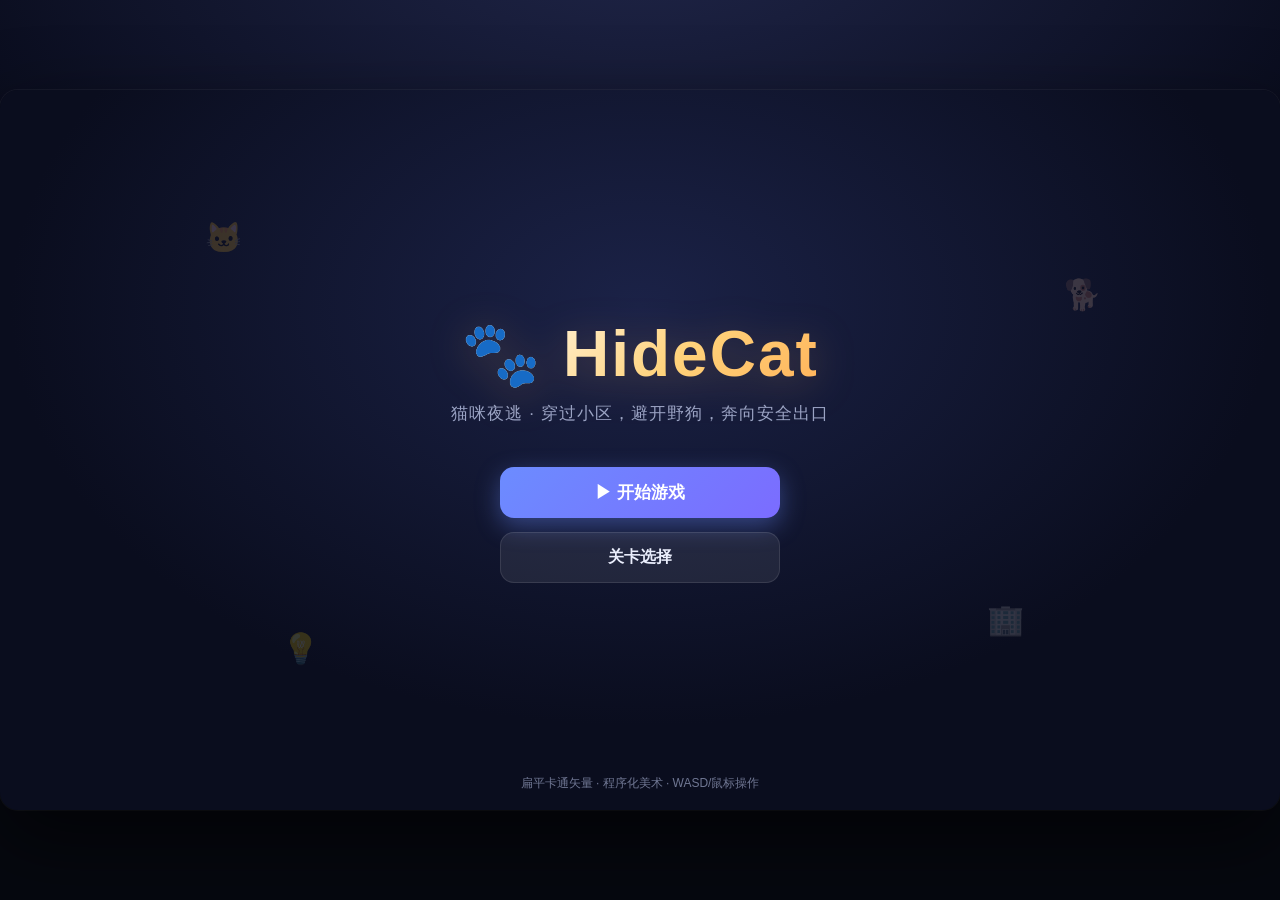
<file: index.html>
<!DOCTYPE html>
<html lang="zh-CN">
<head>
<meta charset="UTF-8">
<meta name="viewport" content="width=device-width, initial-scale=1.0">
<title>HideCat · 猫咪夜逃</title>
<style>
    :root{
        --ink:#0d1022; --panel:rgba(16,20,40,.82); --edge:rgba(255,255,255,.10);
        --primary:#6c8cff; --primary2:#8aa0ff; --gold:#ffcc4d; --safe:#5fd98a; --danger:#ff5d5d;
        --text:#eaeefc; --muted:#9aa3c4;
        --font: -apple-system,BlinkMacSystemFont,'Segoe UI','PingFang SC','Microsoft YaHei',sans-serif;
    }
    *{margin:0;padding:0;box-sizing:border-box}
    html,body{height:100%}
    body{
        display:flex;justify-content:center;align-items:center;min-height:100vh;
        background:radial-gradient(1200px 700px at 50% -10%, #20264a 0%, #0a0d1e 60%, #06080f 100%);
        font-family:var(--font);color:var(--text);overflow:hidden;
    }
    #gameContainer{
        position:relative;width:1280px;height:720px;max-width:100vw;max-height:100vh;
        background:#080a16;border-radius:18px;overflow:hidden;
        box-shadow:0 30px 80px rgba(0,0,0,.6),0 0 0 1px rgba(255,255,255,.05);
    }
    #gameCanvas{display:block;width:100%;height:100%;cursor:crosshair}

    /* ---------- 通用面板/按钮 ---------- */
    .btn-primary,.btn-ghost,.menu-btn{
        font-family:var(--font);font-weight:700;cursor:pointer;border:none;border-radius:14px;
        transition:transform .15s ease,box-shadow .15s ease,background .15s ease;
    }
    .btn-primary{
        padding:14px 30px;font-size:17px;color:#fff;
        background:linear-gradient(135deg,var(--primary) 0%,#7b6cff 100%);
        box-shadow:0 8px 24px rgba(108,140,255,.4);
    }
    .btn-primary:hover{transform:translateY(-2px)}
    .btn-primary:active{transform:translateY(0)}
    .btn-ghost{
        padding:14px 26px;font-size:16px;color:var(--text);
        background:rgba(255,255,255,.08);border:1px solid var(--edge);
    }
    .btn-ghost:hover{background:rgba(255,255,255,.16)}

    /* ---------- 主菜单 ---------- */
    .screen{
        position:absolute;inset:0;z-index:50;display:flex;flex-direction:column;
        justify-content:center;align-items:center;
        background:radial-gradient(900px 600px at 50% 30%, #1b2247 0%, #0a0d1e 70%);
    }
    .screen.hidden{display:none}
    .logo{font-size:64px;font-weight:800;letter-spacing:2px;
        background:linear-gradient(135deg,#fff 0%,#ffd27a 60%,#ffb35a 100%);
        -webkit-background-clip:text;background-clip:text;-webkit-text-fill-color:transparent;
        filter:drop-shadow(0 6px 20px rgba(255,180,90,.25));
    }
    .logo .paw{-webkit-text-fill-color:initial}
    .tagline{color:var(--muted);font-size:17px;margin-top:10px;letter-spacing:1px}
    .menu-actions{margin-top:42px;display:flex;flex-direction:column;gap:14px;width:280px}
    .menu-actions .btn-primary,.menu-actions .btn-ghost{width:100%;text-align:center}
    .credits{position:absolute;bottom:18px;color:var(--muted);font-size:12px;opacity:.7}
    .floaty{position:absolute;font-size:30px;opacity:.18;animation:floaty 7s ease-in-out infinite}
    @keyframes floaty{0%,100%{transform:translateY(0)}50%{transform:translateY(-16px)}}

    /* ---------- 关卡选择 ---------- */
    .ls-title{font-size:34px;font-weight:800;margin-bottom:6px}
    .ls-sub{color:var(--muted);margin-bottom:28px}
    .level-grid{display:grid;grid-template-columns:repeat(5,1fr);gap:16px;max-width:920px;padding:0 20px}
    .level-card{
        position:relative;background:linear-gradient(160deg,rgba(255,255,255,.08),rgba(255,255,255,.03));
        border:1px solid var(--edge);border-radius:16px;padding:18px 14px;cursor:pointer;text-align:center;
        transition:transform .18s ease,border-color .18s ease,box-shadow .18s ease;overflow:hidden;
    }
    .level-card:hover{transform:translateY(-6px);border-color:var(--primary);box-shadow:0 16px 40px rgba(108,140,255,.28)}
    .level-card .num{font-size:13px;color:var(--gold);font-weight:800;letter-spacing:1px}
    .level-card .lname{font-size:18px;font-weight:800;margin:8px 0}
    .level-card .diff{font-size:12px;color:var(--muted)}
    .level-card .pip{display:inline-block;width:7px;height:7px;border-radius:50%;background:#3a4166;margin:0 2px}
    .level-card .pip.on{background:var(--danger)}
    .level-thumb{height:54px;border-radius:10px;margin-bottom:10px;border:1px solid var(--edge)}

    /* ---------- HUD ---------- */
    .menu-btn{
        position:absolute;top:16px;left:16px;z-index:30;padding:10px 16px;font-size:14px;color:var(--text);
        background:var(--panel);border:1px solid var(--edge);backdrop-filter:blur(8px);
    }
    .menu-btn:hover{background:rgba(255,255,255,.16)}
    .hud{position:absolute;top:62px;left:16px;z-index:20;display:flex;flex-direction:column;gap:10px}
    .hud-item{display:flex;align-items:center;gap:10px;background:var(--panel);border:1px solid var(--edge);
        border-radius:14px;padding:7px 12px;backdrop-filter:blur(8px);width:max-content}
    .hud .icon{font-size:16px}
    .bar{width:170px;height:14px;border-radius:8px;background:rgba(0,0,0,.35);padding:2px;overflow:hidden}
    .bar > span{display:block;height:10px;border-radius:6px;transition:width .25s ease}
    .health > span{background:linear-gradient(90deg,#ff6b6b,#ff9a8b)}
    .stamina > span{background:linear-gradient(90deg,#51cf66,#8ce99a)}
    .objective{font-size:13px;font-weight:700}
    .tag{font-size:12px;font-weight:700;color:var(--gold)}

    .minimap{position:absolute;top:16px;right:16px;width:170px;height:170px;z-index:20;
        background:var(--panel);border:1px solid var(--edge);border-radius:16px;padding:10px;
        backdrop-filter:blur(8px);display:none}
    .minimap.show{display:block}
    #minimapCanvas{width:150px;height:150px;border-radius:8px}
    .minimap .mm-label{position:absolute;bottom:6px;left:0;right:0;text-align:center;font-size:10px;color:var(--muted)}

    .warning,.safe-tag{position:absolute;left:50%;transform:translateX(-50%);z-index:25;
        padding:9px 20px;border-radius:20px;font-weight:800;font-size:14px;display:none}
    .warning{top:84px;background:rgba(255,93,93,.95);color:#fff;box-shadow:0 6px 20px rgba(255,93,93,.5);
        animation:shake .5s infinite}
    .warning.show{display:block}
    .safe-tag{top:84px;background:rgba(95,217,138,.95);color:#06210f;box-shadow:0 6px 20px rgba(95,217,138,.4)}
    .safe-tag.show{display:block}
    @keyframes shake{0%,100%{transform:translateX(-50%)}25%{transform:translateX(-52%)}75%{transform:translateX(-48%)}}

    .controls{position:absolute;bottom:14px;left:50%;transform:translateX(-50%);z-index:20;
        color:var(--muted);font-size:12px;background:var(--panel);border:1px solid var(--edge);
        padding:7px 16px;border-radius:16px;backdrop-filter:blur(8px)}

    /* ---------- 结算 ---------- */
    .overlay{position:absolute;inset:0;z-index:60;display:none;justify-content:center;align-items:center;
        background:rgba(4,6,14,.78);backdrop-filter:blur(4px)}
    .overlay.show{display:flex;animation:fadeIn .3s ease}
    @keyframes fadeIn{from{opacity:0}to{opacity:1}}
    .overlay-card{text-align:center;background:linear-gradient(160deg,rgba(28,34,66,.95),rgba(14,18,38,.95));
        border:1px solid var(--edge);border-radius:22px;padding:42px 48px;box-shadow:0 30px 80px rgba(0,0,0,.6);
        animation:pop .3s ease}
    @keyframes pop{from{transform:scale(.9)}to{transform:scale(1)}}
    .overlay-card h2{font-size:40px;margin-bottom:12px}
    .overlay-card p{color:var(--muted);font-size:16px;margin-bottom:28px}
    .overlay-card #gameOverButtons{display:flex;gap:14px;justify-content:center}
    .overlay.win .overlay-card{box-shadow:0 0 0 1px rgba(95,217,138,.4),0 30px 80px rgba(0,0,0,.6)}
    .overlay.lose .overlay-card{box-shadow:0 0 0 1px rgba(255,93,93,.35),0 30px 80px rgba(0,0,0,.6)}
</style>
</head>
<body>
<div id="gameContainer">

    <canvas id="gameCanvas" width="1280" height="720"></canvas>

    <!-- 游戏内菜单按钮 -->
    <button class="menu-btn" onclick="returnToMenu()">☰ 菜单</button>

    <!-- HUD -->
    <div class="hud">
        <div class="hud-item"><span class="icon">❤️</span><div class="bar health"><span id="healthFill" style="width:100%"></span></div></div>
        <div class="hud-item"><span class="icon">⚡</span><div class="bar stamina"><span id="staminaFill" style="width:100%"></span></div></div>
        <div class="hud-item"><span class="icon">🎯</span><span class="objective" id="objective">🐱 猫咪　距出口 —</span></div>
        <div class="hud-item"><span class="tag" id="levelTag">第 1 关</span></div>
    </div>

    <div class="minimap"><canvas id="minimapCanvas" width="150" height="150"></canvas><div class="mm-label">小地图 · M 键开关</div></div>

    <div class="warning" id="warning">⚠️ 危险！野狗正在追击！</div>
    <div class="safe-tag" id="safeTag">💡 安全区 · 野狗不会靠近</div>

    <div class="controls">点击地面移动 · WASD/方向键 · Shift 奔跑 · Tab 切换猫/狗 · M 小地图 · ESC 菜单</div>

    <!-- 结算 -->
    <div class="overlay" id="gameOver">
        <div class="overlay-card">
            <h2 id="gameOverTitle">游戏结束</h2>
            <p id="gameOverMessage">再试一次吧！</p>
            <div id="gameOverButtons"></div>
        </div>
    </div>

    <!-- 主菜单 -->
    <div class="screen" id="mainMenu">
        <div class="floaty" style="top:18%;left:16%">🐱</div>
        <div class="floaty" style="top:26%;right:14%;animation-delay:1.5s">🐕</div>
        <div class="floaty" style="bottom:20%;left:22%;animation-delay:3s">💡</div>
        <div class="floaty" style="bottom:24%;right:20%;animation-delay:2s">🏢</div>
        <h1 class="logo"><span class="paw">🐾</span> HideCat</h1>
        <div class="tagline">猫咪夜逃 · 穿过小区，避开野狗，奔向安全出口</div>
        <div class="menu-actions">
            <button class="btn-primary" onclick="startLevel(1)">▶ 开始游戏</button>
            <button class="btn-ghost" onclick="openLevelSelect()">关卡选择</button>
        </div>
        <div class="credits">扁平卡通矢量 · 程序化美术 · WASD/鼠标操作</div>
    </div>

    <!-- 关卡选择 -->
    <div class="screen hidden" id="levelSelect">
        <button class="menu-btn" style="position:absolute" onclick="backToMainMenu()">← 返回</button>
        <div class="ls-title">选择关卡</div>
        <div class="ls-sub">难度逐关递增：灯光更少、野狗更多</div>
        <div class="level-grid" id="levelGrid"></div>
    </div>

</div>

<script src="js/art.js"></script>
<script src="js/world.js"></script>
<script src="js/entities.js"></script>
<script src="js/ui.js"></script>
<script src="js/main.js"></script>
<script>
    // 动态生成关卡卡片
    (function(){
        const grid = document.getElementById('levelGrid');
        const thumbs = [
            'linear-gradient(160deg,#3a4a86,#222a52)',
            'linear-gradient(160deg,#3a6f5c,#244a3f)',
            'linear-gradient(160deg,#5a4a86,#2e2552)',
            'linear-gradient(160deg,#86684a,#523f25)',
            'linear-gradient(160deg,#2a2f52,#12162c)'
        ];
        Object.keys(HC.LEVELS).forEach((k,i)=>{
            const lv = HC.LEVELS[k];
            const pips = [1,2,3,4,5].map(n=>`<span class="pip ${n<=Number(k)?'on':''}"></span>`).join('');
            const card = document.createElement('div');
            card.className='level-card';
            card.onclick=()=>startLevel(Number(k));
            card.innerHTML =
                `<div class="level-thumb" style="background:${thumbs[i]}"></div>`+
                `<div class="num">第 ${k} 关</div>`+
                `<div class="lname">${lv.name}</div>`+
                `<div class="diff">${pips}</div>`;
            grid.appendChild(card);
        });
    })();
</script>
</body>
</html>
</file>
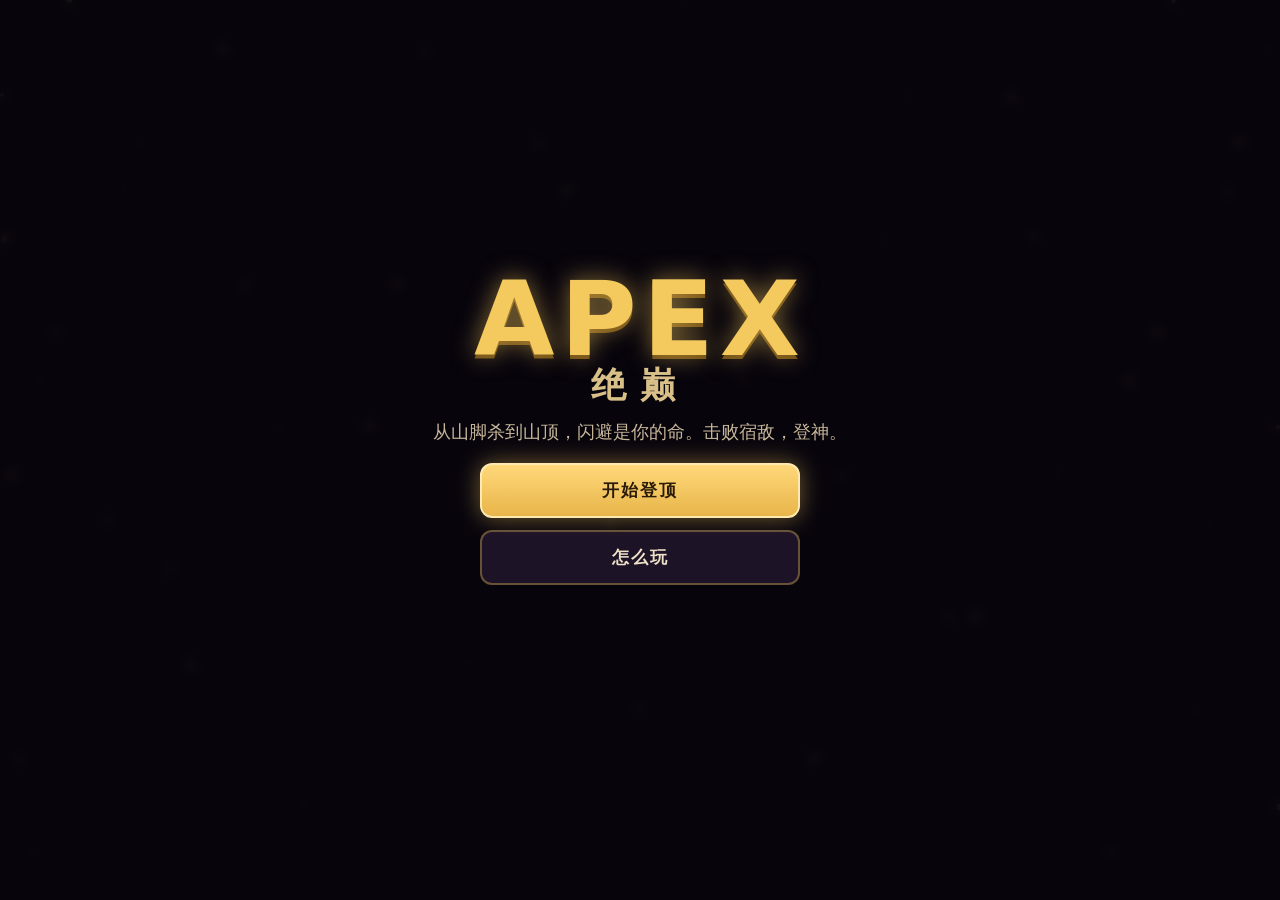
<file: apex/index.html>
<!DOCTYPE html>
<html lang="zh-CN">
<head>
<meta charset="UTF-8">
<meta name="viewport" content="width=device-width, initial-scale=1.0, maximum-scale=1.0, user-scalable=no, viewport-fit=cover">
<meta name="theme-color" content="#0a0710">
<title>APEX · 绝巅</title>
<link rel="stylesheet" href="style.css">
</head>
<body>
<div id="root">
  <canvas id="game"></canvas>

  <!-- HUD -->
  <div id="hud" class="hidden">
    <div id="hp-wrap"><div id="hp-fill"></div><span id="hp-text"></span></div>
    <div id="hud-top">
      <span id="stage-label">山脚</span>
      <span id="room-timer">0:00</span>
      <span id="dash-pips"></span>
    </div>
    <div id="rival-bar-wrap" class="hidden"><span id="rival-name">宿敌</span><div id="rival-bar"><div id="rival-fill"></div></div></div>
    <button id="pause-btn" aria-label="暂停">❚❚</button>
    <!-- touch controls -->
    <div id="touch-dash" class="touch-btn hidden">闪</div>
  </div>

  <!-- Main menu -->
  <div id="menu" class="overlay">
    <h1 class="logo">APEX<span>绝巅</span></h1>
    <p class="tagline">从山脚杀到山顶，闪避是你的命。击败宿敌，登神。</p>
    <div class="buttons">
      <button id="play-btn" class="btn primary">开始登顶</button>
      <button id="how-btn" class="btn">怎么玩</button>
    </div>
    <div id="best-line"></div>
  </div>

  <!-- Blessing choose -->
  <div id="bless" class="overlay hidden">
    <h2 class="bl-title">✦ 祝福</h2>
    <p class="bl-sub">三选一，永久叠加</p>
    <div id="bless-cards"></div>
  </div>

  <!-- Pause -->
  <div id="pause" class="overlay hidden">
    <h2>已暂停</h2>
    <div id="pause-build"></div>
    <div class="buttons">
      <button id="resume-btn" class="btn primary">继续</button>
      <button id="quit-btn" class="btn">退出到菜单</button>
    </div>
  </div>

  <!-- Game over -->
  <div id="over" class="overlay hidden">
    <h2 id="over-title">登顶失败</h2>
    <div id="over-stats"></div>
    <div class="buttons">
      <button id="retry-btn" class="btn primary">再来一次</button>
      <button id="menu-btn" class="btn">菜单</button>
    </div>
  </div>

  <!-- How to play -->
  <div id="howto" class="overlay hidden">
    <h2>怎么玩</h2>
    <ul class="howlist">
      <li><b>移动</b>：WASD / 方向键（手机：左侧拖动）</li>
      <li><b>攻击</b>：鼠标左键朝准星方向挥砍（手机：自动朝最近敌人）</li>
      <li><b>冲刺闪避</b>：空格 / 右键（手机：右下「闪」键）——冲刺瞬间无敌，穿过攻击！</li>
      <li>清光房间 → 出口开启 → 站上传送门上一层</li>
      <li>每层之间<b>三选一祝福</b>，越叠越强</li>
      <li>中途被打倒不会死，原地复活；<b>只有山顶决斗会真死</b></li>
      <li>山顶有<b>缩圈风暴</b>，逼你正面击杀宿敌</li>
    </ul>
    <button id="howto-back" class="btn">返回</button>
  </div>
</div>

<script src="js/audio.js"></script>
<script src="js/input.js"></script>
<script src="js/game.js"></script>
</body>
</html>
</file>
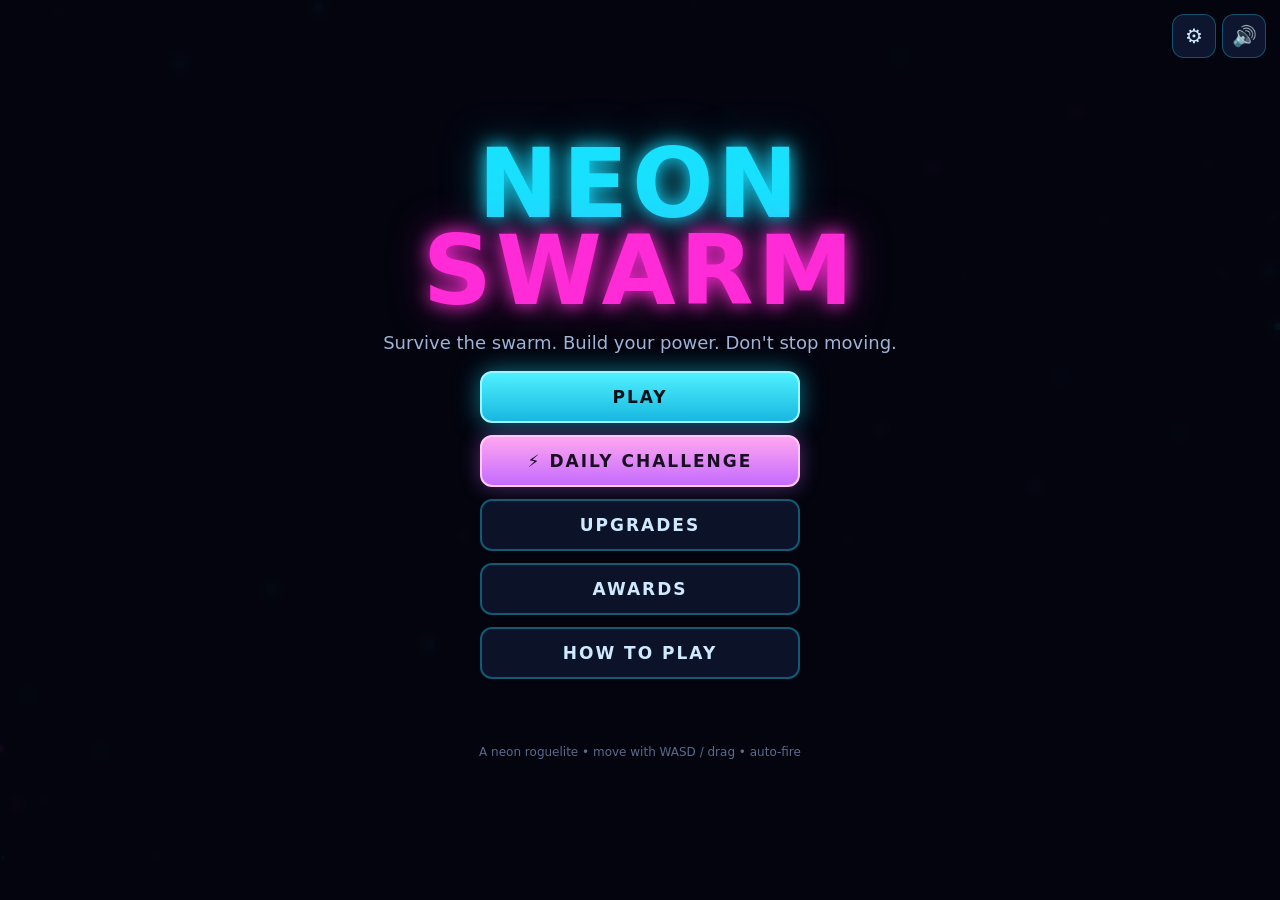
<file: neon-swarm/index.html>
<!DOCTYPE html>
<html lang="en">
<head>
<meta charset="UTF-8">
<meta name="viewport" content="width=device-width, initial-scale=1.0, maximum-scale=1.0, user-scalable=no, viewport-fit=cover">
<meta name="theme-color" content="#05060f">
<meta name="description" content="NEON SWARM - a fast, addictive survivors-style roguelite. Dodge the swarm, level up, build a deadly weapon combo and survive the night.">
<meta name="apple-mobile-web-app-capable" content="yes">
<meta name="apple-mobile-web-app-status-bar-style" content="black-translucent">
<meta property="og:title" content="NEON SWARM">
<meta property="og:description" content="Survive the swarm. Build your power. A neon survivors-style roguelite — instant play, no download.">
<meta property="og:type" content="website">
<title>NEON SWARM — neon survivors roguelite</title>
<link rel="manifest" href="manifest.json">
<link rel="icon" href="data:image/svg+xml,%3Csvg xmlns='http://www.w3.org/2000/svg' viewBox='0 0 64 64'%3E%3Crect width='64' height='64' rx='12' fill='%2305060f'/%3E%3Cpolygon points='32,12 46,52 32,42 18,52' fill='%2318e0ff'/%3E%3C/svg%3E">
<link rel="stylesheet" href="style.css">
</head>
<body>
<div id="game-root">
  <canvas id="game"></canvas>

  <!-- In-game HUD -->
  <div id="hud" class="hidden">
    <div id="hud-top">
      <div id="xp-bar"><div id="xp-fill"></div><span id="level-label">LV 1</span></div>
      <div id="hud-stats">
        <span id="timer">00:00</span>
        <span id="score">0</span>
        <span id="kills">☠ 0</span>
        <span id="coins">◈ 0</span>
      </div>
    </div>
    <div id="hp-wrap"><div id="hp-fill"></div><span id="hp-text"></span></div>
    <button id="pause-btn" aria-label="Pause">❚❚</button>
  </div>

  <!-- Main menu -->
  <div id="menu" class="overlay">
    <h1 class="logo">NEON<span>SWARM</span></h1>
    <p class="tagline">Survive the swarm. Build your power. Don't stop moving.</p>
    <div class="menu-buttons">
      <button id="play-btn" class="btn primary">PLAY</button>
      <button id="daily-btn" class="btn daily">⚡ DAILY CHALLENGE</button>
      <button id="upgrades-btn" class="btn">UPGRADES</button>
      <button id="awards-btn" class="btn">AWARDS</button>
      <button id="how-btn" class="btn">HOW TO PLAY</button>
    </div>
    <div id="best-line"></div>
    <p class="credit">A neon roguelite • move with WASD / drag • auto-fire</p>
    <button id="mute-btn" class="icon-btn" aria-label="Toggle sound">🔊</button>
    <button id="settings-btn" class="icon-btn" style="right:64px" aria-label="Settings">⚙</button>
  </div>

  <!-- Settings -->
  <div id="settings" class="overlay hidden">
    <h2>SETTINGS</h2>
    <div class="settings-list">
      <label class="set-row"><span>Music</span><input id="set-music" type="range" min="0" max="100" value="100"></label>
      <label class="set-row"><span>Sound FX</span><input id="set-sfx" type="range" min="0" max="100" value="100"></label>
      <label class="set-row"><span>Screen shake</span><input id="set-shake" type="checkbox" checked></label>
      <label class="set-row"><span>Damage numbers</span><input id="set-dmg" type="checkbox" checked></label>
      <label class="set-row"><span>Low quality (faster)</span><input id="set-lowq" type="checkbox"></label>
    </div>
    <button id="set-reset" class="btn small" style="border-color:var(--bad);color:var(--bad)">RESET ALL PROGRESS</button>
    <button id="settings-back" class="btn">BACK</button>
  </div>

  <!-- Character select -->
  <div id="charselect" class="overlay hidden">
    <h2>CHOOSE PILOT</h2>
    <div id="diff-row">
      <span>DIFFICULTY</span>
      <button id="diff-prev" class="diff-arrow">‹</button>
      <span id="diff-name">NORMAL</span>
      <button id="diff-next" class="diff-arrow">›</button>
      <span id="diff-mult">1.0× score</span>
    </div>
    <div id="char-grid"></div>
    <button id="char-back" class="btn">BACK</button>
  </div>

  <!-- Level up -->
  <div id="levelup" class="overlay hidden">
    <h2 class="lu-title">LEVEL UP</h2>
    <div id="lu-cards"></div>
    <div id="lu-actions">
      <button id="lu-reroll" class="btn small">↻ Reroll (<span id="reroll-count">0</span>)</button>
      <span id="banish-hint">🚫 Banish: <span id="banish-count">0</span></span>
    </div>
  </div>

  <!-- Pause -->
  <div id="pause" class="overlay hidden">
    <h2>PAUSED</h2>
    <div id="pause-build"></div>
    <div class="menu-buttons">
      <button id="resume-btn" class="btn primary">RESUME</button>
      <button id="restart-btn" class="btn">RESTART</button>
      <button id="quit-btn" class="btn">QUIT</button>
    </div>
  </div>

  <!-- Game over -->
  <div id="gameover" class="overlay hidden">
    <h2 id="go-title">YOU DIED</h2>
    <div id="go-stats"></div>
    <div class="menu-buttons">
      <button id="continue-btn" class="btn revive hidden">↺ CONTINUE <small>(watch ad)</small></button>
      <button id="retry-btn" class="btn primary">RETRY</button>
      <button id="share-btn" class="btn small">↗ SHARE SCORE</button>
      <button id="menu-btn" class="btn">MENU</button>
    </div>
  </div>

  <!-- Upgrades shop -->
  <div id="shop" class="overlay hidden">
    <h2>META UPGRADES</h2>
    <div id="shop-coins"></div>
    <div id="shop-grid"></div>
    <button id="shop-back" class="btn">BACK</button>
  </div>

  <!-- Daily challenge -->
  <div id="daily" class="overlay hidden">
    <h2>DAILY CHALLENGE</h2>
    <div id="daily-date"></div>
    <div id="daily-card">
      <div id="daily-pilot"></div>
      <div id="daily-mods"></div>
    </div>
    <div id="daily-best"></div>
    <button id="daily-play" class="btn primary">START CHALLENGE</button>
    <button id="daily-back" class="btn">BACK</button>
  </div>

  <!-- Achievements -->
  <div id="awards" class="overlay hidden">
    <h2>AWARDS</h2>
    <div id="awards-scores"></div>
    <div id="awards-progress"></div>
    <div id="awards-grid"></div>
    <button id="awards-back" class="btn">BACK</button>
  </div>

  <!-- How to play -->
  <div id="howto" class="overlay hidden">
    <h2>HOW TO PLAY</h2>
    <ul class="howlist">
      <li><b>Move</b> with WASD / Arrow keys, or <b>drag</b> anywhere on touch.</li>
      <li>Your weapons <b>fire automatically</b> — focus on dodging.</li>
      <li>Kill enemies to drop <b>XP</b>. Collect it to <b>level up</b>.</li>
      <li>On level up, <b>choose an upgrade</b> to build your run.</li>
      <li>Grab <b>◈ coins</b> to spend on permanent meta upgrades.</li>
      <li>Survive as long as you can. The swarm never stops.</li>
      <li><b>Desktop:</b> ESC/P to pause · 1·2·3 to pick an upgrade · R to reroll.</li>
    </ul>
    <p class="credit" style="max-width:460px">No account needed — your progress is saved locally on this device. No personal data is collected.</p>
    <button id="howto-back" class="btn">BACK</button>
  </div>
</div>

<script src="js/audio.js"></script>
<script src="js/ads.js"></script>
<script src="js/analytics.js"></script>
<script src="js/input.js"></script>
<script src="js/game.js"></script>
</body>
</html>
</file>
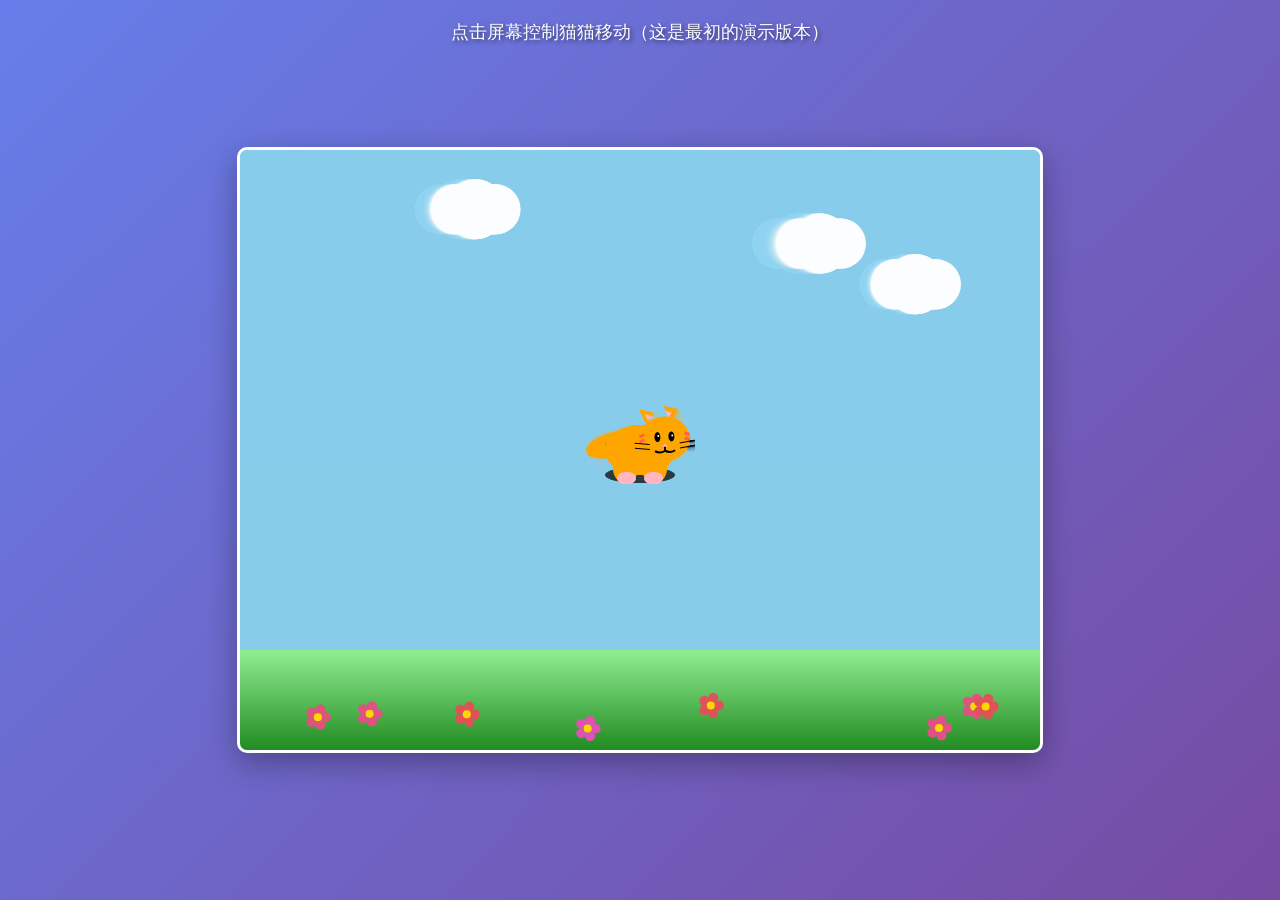
<file: cat-demo.html>
<!DOCTYPE html>
<html lang="zh-CN">
<head>
    <meta charset="UTF-8">
    <meta name="viewport" content="width=device-width, initial-scale=1.0">
    <title>猫猫移动游戏（旧版演示）</title>
    <style>
        body {
            margin: 0; padding: 0;
            display: flex; justify-content: center; align-items: center;
            min-height: 100vh;
            background: linear-gradient(135deg, #667eea 0%, #764ba2 100%);
            font-family: Arial, sans-serif;
        }
        #gameCanvas {
            border: 3px solid #fff; border-radius: 10px;
            box-shadow: 0 10px 30px rgba(0, 0, 0, 0.3);
            cursor: pointer;
            background: linear-gradient(to bottom, #87CEEB 0%, #98FB98 100%);
        }
        .info {
            position: absolute; top: 20px; left: 50%; transform: translateX(-50%);
            color: white; font-size: 18px; text-shadow: 2px 2px 4px rgba(0, 0, 0, 0.5);
        }
    </style>
</head>
<body>
    <div class="info">点击屏幕控制猫猫移动（这是最初的演示版本）</div>
    <canvas id="gameCanvas" width="800" height="600"></canvas>
    <script src="game.js"></script>
</body>
</html>
</file>
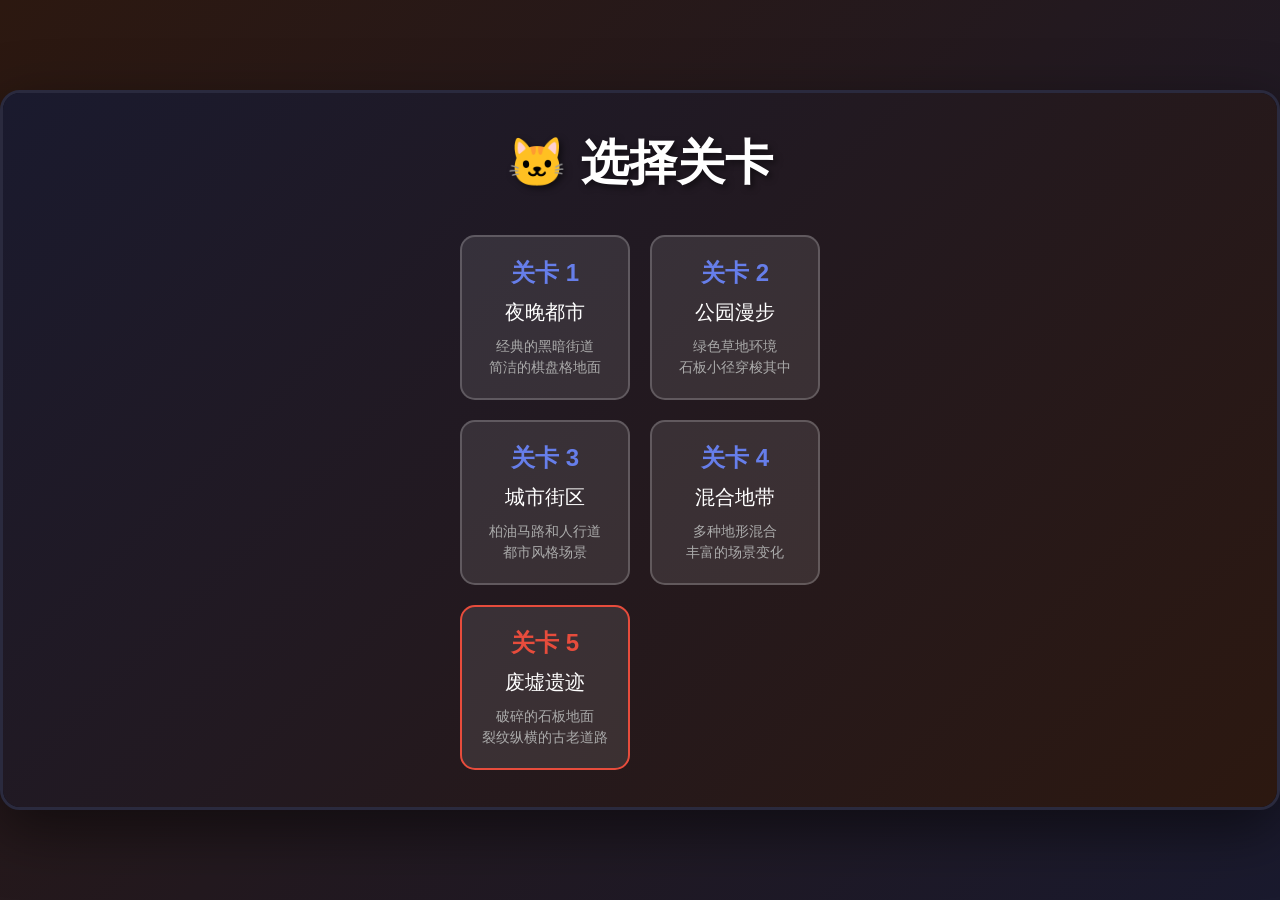
<file: escape-game.html>
<!DOCTYPE html>
<html lang="zh-CN">
<head>
    <meta charset="UTF-8">
    <meta name="viewport" content="width=device-width, initial-scale=1.0">
    <title>猫咪逃生</title>
    <style>
        * {
            margin: 0;
            padding: 0;
            box-sizing: border-box;
        }

        body {
            display: flex;
            justify-content: center;
            align-items: center;
            min-height: 100vh;
            background: linear-gradient(135deg, #2c1810 0%, #1a1a2e 100%);
            font-family: -apple-system, BlinkMacSystemFont, 'Segoe UI', 'Arial', sans-serif;
            overflow: hidden;
        }

        #gameContainer {
            position: relative;
            width: 1280px;
            height: 720px;
            background: #0f0f1e;
            border: 3px solid #2a2a3e;
            border-radius: 20px;
            box-shadow: 0 20px 60px rgba(0, 0, 0, 0.5);
            overflow: hidden;
        }

        #gameCanvas {
            cursor: crosshair;
        }

        /* 简洁的HUD样式 */
        .hud {
            position: absolute;
            top: 70px;  /* 移到菜单按钮下方 */
            left: 20px;
            z-index: 100;
        }

        .hud-item {
            display: flex;
            align-items: center;
            margin-bottom: 12px;
            background: rgba(0, 0, 0, 0.6);
            padding: 8px 12px;
            border-radius: 25px;
            backdrop-filter: blur(10px);
            border: 2px solid rgba(255, 255, 255, 0.1);
            max-width: fit-content;
        }

        .icon {
            font-size: 20px;
            margin-right: 10px;
        }

        /* 生命值和体力条 */
        .bar-container {
            width: 180px;
            height: 22px;
            background: rgba(0, 0, 0, 0.3);
            border-radius: 11px;
            padding: 3px;
            position: relative;
            overflow: hidden;
        }

        .health-fill {
            height: 16px;
            background: linear-gradient(90deg, #ff6b6b, #ff8787);
            border-radius: 8px;
            transition: width 0.5s ease;
            box-shadow: 0 2px 8px rgba(255, 107, 107, 0.5);
        }

        .stamina-fill {
            height: 16px;
            background: linear-gradient(90deg, #51cf66, #69db7c);
            border-radius: 8px;
            transition: width 0.3s ease;
            box-shadow: 0 2px 8px rgba(81, 207, 102, 0.5);
        }

        /* 信息文字 */
        .info-text {
            color: #fff;
            font-size: 14px;
            font-weight: 600;
            text-shadow: 0 2px 4px rgba(0, 0, 0, 0.5);
        }

        .safe {
            color: #51cf66;
        }

        .danger {
            color: #ff6b6b;
        }

        /* 小地图样式 */
        .minimap {
            position: absolute;
            top: 20px;
            right: 20px;
            width: 140px;
            height: 140px;
            background: rgba(0, 0, 0, 0.6);
            border: 2px solid rgba(255, 255, 255, 0.2);
            border-radius: 20px;
            backdrop-filter: blur(10px);
            z-index: 100;
            padding: 10px;
            display: none; /* 默认隐藏 */
            transition: opacity 0.3s ease;
        }

        .minimap.show {
            display: block;
            animation: fadeIn 0.3s ease;
        }

        @keyframes fadeIn {
            from { opacity: 0; transform: scale(0.9); }
            to { opacity: 1; transform: scale(1); }
        }

        #minimapCanvas {
            border-radius: 10px;
            opacity: 0.9;
        }

        .message {
            position: absolute;
            top: 50%;
            left: 50%;
            transform: translate(-50%, -50%);
            color: #fff;
            font-size: 24px;
            text-align: center;
            text-shadow: 3px 3px 6px rgba(0, 0, 0, 0.9);
            pointer-events: none;
            z-index: 200;
            display: none;
        }

        .message.show {
            display: block;
            animation: pulse 2s infinite;
        }

        @keyframes pulse {
            0%, 100% { opacity: 1; transform: translate(-50%, -50%) scale(1); }
            50% { opacity: 0.8; transform: translate(-50%, -50%) scale(1.05); }
        }

        .controls {
            position: absolute;
            bottom: 20px;
            left: 50%;
            transform: translateX(-50%);
            color: #888;
            font-size: 14px;
            text-align: center;
            z-index: 100;
        }

        .game-over {
            position: absolute;
            top: 0;
            left: 0;
            width: 100%;
            height: 100%;
            background: rgba(0, 0, 0, 0.8);
            display: none;
            justify-content: center;
            align-items: center;
            z-index: 1000;
        }

        .game-over.show {
            display: flex;
        }

        .game-over-content {
            text-align: center;
            color: #fff;
        }

        .game-over h2 {
            font-size: 48px;
            margin-bottom: 20px;
            text-shadow: 3px 3px 6px rgba(0, 0, 0, 0.9);
        }

        .game-over button {
            padding: 15px 30px;
            font-size: 18px;
            margin: 8px;
            background: linear-gradient(135deg, #667eea 0%, #764ba2 100%);
            color: #fff;
            border: none;
            border-radius: 30px;
            cursor: pointer;
            transition: transform 0.3s ease;
        }

        .game-over button:hover {
            transform: scale(1.1);
        }

        /* 危险警告样式 */
        .warning {
            position: absolute;
            top: 100px;
            left: 50%;
            transform: translateX(-50%);
            padding: 12px 24px;
            background: rgba(255, 107, 107, 0.95);
            border-radius: 30px;
            color: #fff;
            font-size: 16px;
            font-weight: bold;
            text-shadow: 0 2px 4px rgba(0, 0, 0, 0.5);
            display: none;
            z-index: 150;
            animation: warningShake 0.5s infinite;
            box-shadow: 0 4px 20px rgba(255, 107, 107, 0.6);
        }

        .warning.show {
            display: block;
        }

        @keyframes warningShake {
            0%, 100% { transform: translateX(-50%) translateY(0); }
            25% { transform: translateX(-48%) translateY(-2px); }
            75% { transform: translateX(-52%) translateY(2px); }
        }
        /* 关卡选择菜单 */
        .level-menu {
            position: absolute;
            top: 0;
            left: 0;
            width: 100%;
            height: 100%;
            background: linear-gradient(135deg, #1a1a2e 0%, #2c1810 100%);
            display: flex;
            flex-direction: column;
            justify-content: center;
            align-items: center;
            z-index: 2000;
        }

        .level-menu.hidden {
            display: none;
        }

        .menu-title {
            color: #fff;
            font-size: 48px;
            font-weight: bold;
            margin-bottom: 40px;
            text-shadow: 3px 3px 6px rgba(0, 0, 0, 0.5);
        }

        .level-grid {
            display: grid;
            grid-template-columns: repeat(2, 1fr);
            gap: 20px;
            max-width: 600px;
        }

        .level-card {
            background: rgba(255, 255, 255, 0.1);
            border: 2px solid rgba(255, 255, 255, 0.2);
            border-radius: 15px;
            padding: 20px;
            cursor: pointer;
            transition: all 0.3s ease;
            text-align: center;
        }

        .level-card:hover {
            background: rgba(255, 255, 255, 0.2);
            transform: scale(1.05);
            border-color: #667eea;
            box-shadow: 0 10px 30px rgba(102, 126, 234, 0.3);
        }

        .level-number {
            color: #667eea;
            font-size: 24px;
            font-weight: bold;
            margin-bottom: 10px;
        }

        .level-name {
            color: #fff;
            font-size: 20px;
            margin-bottom: 10px;
        }

        .level-description {
            color: #aaa;
            font-size: 14px;
            line-height: 1.5;
        }

        .back-button {
            position: absolute;
            top: 20px;
            left: 20px;
            padding: 10px 20px;
            background: rgba(255, 255, 255, 0.1);
            border: 2px solid rgba(255, 255, 255, 0.2);
            border-radius: 25px;
            color: #fff;
            font-size: 16px;
            cursor: pointer;
            transition: all 0.3s ease;
        }

        .back-button:hover {
            background: rgba(255, 255, 255, 0.2);
        }

        /* 游戏内菜单按钮 */
        .menu-button {
            position: absolute;
            top: 20px;
            left: 20px;
            padding: 10px 20px;
            background: rgba(0, 0, 0, 0.6);
            border: 2px solid rgba(255, 255, 255, 0.2);
            border-radius: 25px;
            color: #fff;
            font-size: 16px;
            font-weight: 600;
            cursor: pointer;
            transition: all 0.3s ease;
            z-index: 150;
            backdrop-filter: blur(10px);
            display: none; /* 默认隐藏，游戏开始时显示 */
        }

        .menu-button:hover {
            background: rgba(255, 255, 255, 0.15);
            border-color: #667eea;
            transform: scale(1.05);
            box-shadow: 0 4px 15px rgba(102, 126, 234, 0.3);
        }

        .menu-button:active {
            transform: scale(0.95);
        }

        /* 当菜单隐藏时显示菜单按钮 */
        .level-menu.hidden ~ .menu-button {
            display: block;
        }
    </style>
</head>
<body>
    <div id="gameContainer">
        <!-- 关卡选择菜单 -->
        <div class="level-menu" id="levelMenu">
            <h1 class="menu-title">🐱 选择关卡</h1>
            <div class="level-grid">
                <div class="level-card" onclick="startLevel(1)">
                    <div class="level-number">关卡 1</div>
                    <div class="level-name">夜晚都市</div>
                    <div class="level-description">经典的黑暗街道<br>简洁的棋盘格地面</div>
                </div>
                <div class="level-card" onclick="startLevel(2)">
                    <div class="level-number">关卡 2</div>
                    <div class="level-name">公园漫步</div>
                    <div class="level-description">绿色草地环境<br>石板小径穿梭其中</div>
                </div>
                <div class="level-card" onclick="startLevel(3)">
                    <div class="level-number">关卡 3</div>
                    <div class="level-name">城市街区</div>
                    <div class="level-description">柏油马路和人行道<br>都市风格场景</div>
                </div>
                <div class="level-card" onclick="startLevel(4)">
                    <div class="level-number">关卡 4</div>
                    <div class="level-name">混合地带</div>
                    <div class="level-description">多种地形混合<br>丰富的场景变化</div>
                </div>
                <div class="level-card" onclick="startLevel(5)" style="border-color: #e74c3c;">
                    <div class="level-number" style="color: #e74c3c;">关卡 5</div>
                    <div class="level-name">废墟遗迹</div>
                    <div class="level-description">破碎的石板地面<br>裂纹纵横的古老道路</div>
                </div>
            </div>
        </div>

        <canvas id="gameCanvas" width="1280" height="720"></canvas>

        <!-- 菜单按钮 -->
        <button class="menu-button" id="menuButton" onclick="returnToMenu()">
            ☰ 菜单
        </button>

        <div class="hud">
            <!-- 血条 -->
            <div class="hud-item">
                <span class="icon">❤️</span>
                <div class="bar-container">
                    <div class="health-fill" id="healthFill" style="width: 100%"></div>
                </div>
            </div>

            <!-- 体力条 -->
            <div class="hud-item">
                <span class="icon">⚡</span>
                <div class="bar-container">
                    <div class="stamina-fill" id="staminaFill" style="width: 100%"></div>
                </div>
            </div>

            <!-- 距离 -->
            <div class="hud-item">
                <span class="icon">🏁</span>
                <span class="info-text" id="distance">距离出口: 2546m</span>
            </div>
        </div>

        <div class="minimap">
            <canvas id="minimapCanvas" width="150" height="150"></canvas>
        </div>

        <div class="message" id="message"></div>
        <div class="warning" id="warning">⚠️ 危险！野狗接近中！</div>

        <div class="controls">
            点击地面移动 | WASD 或 方向键控制 | 按住 Shift 奔跑 | 按 Tab 切换角色 | 按 M 显示小地图 | 按 ESC 返回菜单
        </div>

        <div class="game-over" id="gameOver">
            <div class="game-over-content">
                <h2 id="gameOverTitle">游戏结束</h2>
                <p id="gameOverMessage">再试一次吧！</p>
                <div id="gameOverButtons">
                    <button onclick="restartGame()">重新开始</button>
                </div>
            </div>
        </div>
    </div>

    <script src="escape-game.js"></script>
</body>
</html>
</file>
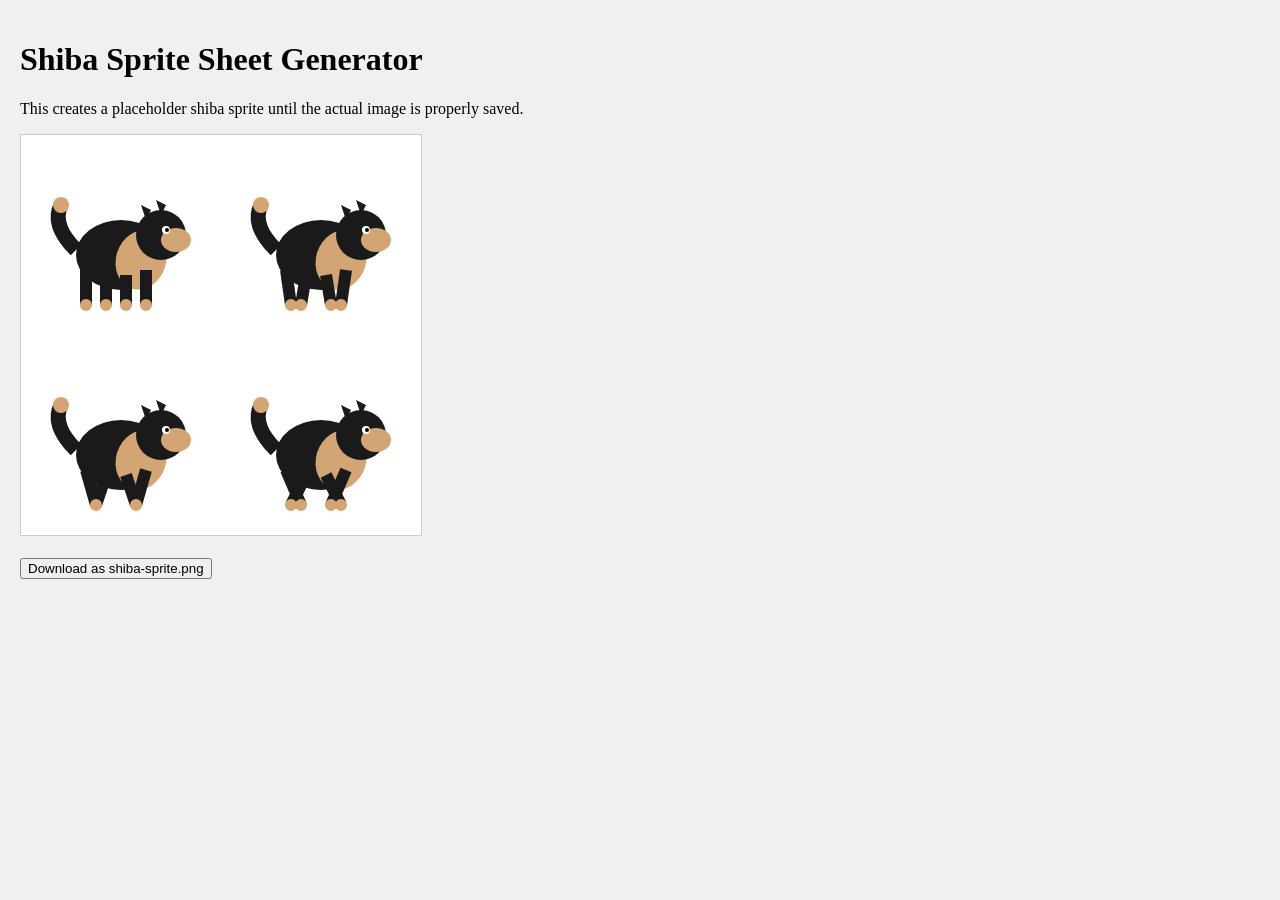
<file: shiba-sprite.html>
<!DOCTYPE html>
<html>
<head>
    <title>Shiba Sprite Placeholder</title>
    <style>
        body {
            margin: 0;
            padding: 20px;
            background: #f0f0f0;
        }
        canvas {
            border: 1px solid #ccc;
            background: white;
        }
    </style>
</head>
<body>
    <h1>Shiba Sprite Sheet Generator</h1>
    <p>This creates a placeholder shiba sprite until the actual image is properly saved.</p>
    <canvas id="canvas" width="400" height="400"></canvas>
    <br><br>
    <button onclick="downloadImage()">Download as shiba-sprite.png</button>

    <script>
        const canvas = document.getElementById('canvas');
        const ctx = canvas.getContext('2d');

        // Create 2x2 grid of shiba frames
        function drawShiba(x, y, frame) {
            // Body (black)
            ctx.fillStyle = '#1a1a1a';
            ctx.beginPath();
            ctx.ellipse(x + 100, y + 120, 45, 35, 0, 0, Math.PI * 2);
            ctx.fill();

            // Chest/belly (tan)
            ctx.fillStyle = '#d4a574';
            ctx.beginPath();
            ctx.ellipse(x + 120, y + 125, 25, 30, 0.3, 0, Math.PI * 2);
            ctx.fill();

            // Head (black)
            ctx.fillStyle = '#1a1a1a';
            ctx.beginPath();
            ctx.arc(x + 140, y + 100, 25, 0, Math.PI * 2);
            ctx.fill();

            // Snout (tan)
            ctx.fillStyle = '#d4a574';
            ctx.beginPath();
            ctx.ellipse(x + 155, y + 105, 15, 12, 0, 0, Math.PI * 2);
            ctx.fill();

            // Ears (black with tan inside)
            ctx.fillStyle = '#1a1a1a';
            ctx.beginPath();
            ctx.moveTo(x + 125, y + 85);
            ctx.lineTo(x + 120, y + 70);
            ctx.lineTo(x + 130, y + 75);
            ctx.closePath();
            ctx.fill();

            ctx.beginPath();
            ctx.moveTo(x + 140, y + 80);
            ctx.lineTo(x + 135, y + 65);
            ctx.lineTo(x + 145, y + 70);
            ctx.closePath();
            ctx.fill();

            // Legs animation (different positions for each frame)
            const legOffset = frame * 5;
            ctx.strokeStyle = '#1a1a1a';
            ctx.lineWidth = 12;

            // Front legs
            ctx.beginPath();
            ctx.moveTo(x + 85, y + 140);
            ctx.lineTo(x + 85 - legOffset, y + 170);
            ctx.stroke();

            ctx.beginPath();
            ctx.moveTo(x + 105, y + 140);
            ctx.lineTo(x + 105 + legOffset, y + 170);
            ctx.stroke();

            // Back legs
            ctx.beginPath();
            ctx.moveTo(x + 65, y + 135);
            ctx.lineTo(x + 65 + legOffset, y + 170);
            ctx.stroke();

            ctx.beginPath();
            ctx.moveTo(x + 125, y + 135);
            ctx.lineTo(x + 125 - legOffset, y + 170);
            ctx.stroke();

            // Paws (tan)
            ctx.fillStyle = '#d4a574';
            ctx.beginPath();
            ctx.arc(x + 85 - legOffset, y + 170, 6, 0, Math.PI * 2);
            ctx.arc(x + 105 + legOffset, y + 170, 6, 0, Math.PI * 2);
            ctx.arc(x + 65 + legOffset, y + 170, 6, 0, Math.PI * 2);
            ctx.arc(x + 125 - legOffset, y + 170, 6, 0, Math.PI * 2);
            ctx.fill();

            // Curled tail
            ctx.strokeStyle = '#1a1a1a';
            ctx.lineWidth = 15;
            ctx.beginPath();
            ctx.moveTo(x + 55, y + 115);
            ctx.quadraticCurveTo(x + 30, y + 90, x + 40, y + 70);
            ctx.stroke();

            // Tail tip (tan)
            ctx.fillStyle = '#d4a574';
            ctx.beginPath();
            ctx.arc(x + 40, y + 70, 8, 0, Math.PI * 2);
            ctx.fill();

            // Eye
            ctx.fillStyle = '#fff';
            ctx.beginPath();
            ctx.arc(x + 145, y + 95, 4, 0, Math.PI * 2);
            ctx.fill();

            ctx.fillStyle = '#000';
            ctx.beginPath();
            ctx.arc(x + 146, y + 95, 2, 0, Math.PI * 2);
            ctx.fill();
        }

        // Draw 4 frames in 2x2 grid
        drawShiba(0, 0, 0);      // Top-left
        drawShiba(200, 0, 1);    // Top-right
        drawShiba(0, 200, 2);    // Bottom-left
        drawShiba(200, 200, 3);  // Bottom-right

        function downloadImage() {
            const link = document.createElement('a');
            link.download = 'shiba-sprite.png';
            link.href = canvas.toDataURL();
            link.click();
        }
    </script>
</body>
</html>
</file>
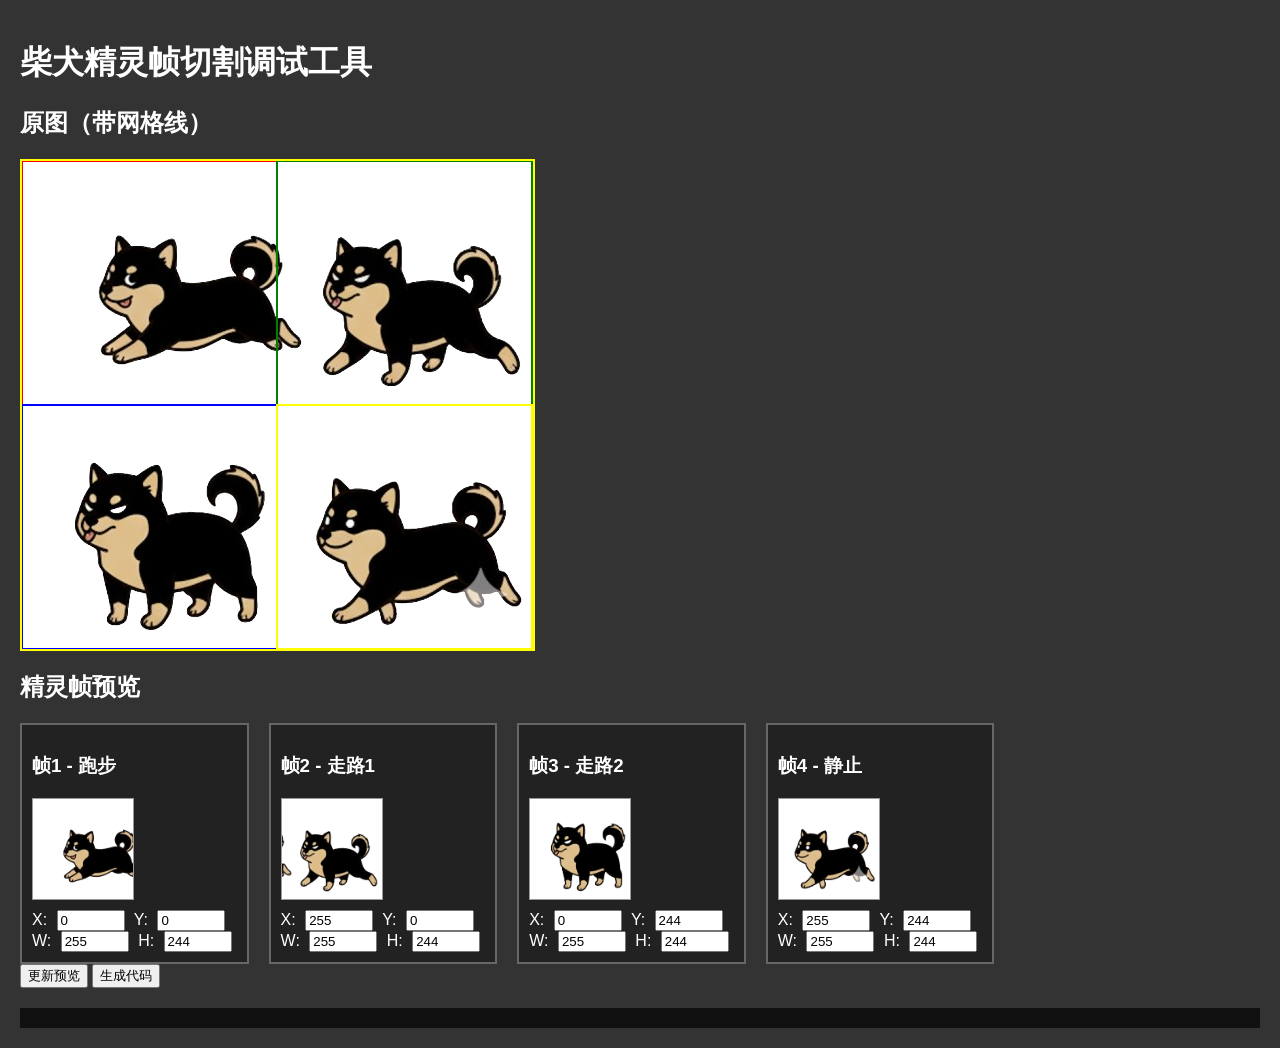
<file: test-shiba-frames.html>
<!DOCTYPE html>
<html>
<head>
    <title>柴犬精灵帧测试</title>
    <style>
        body {
            margin: 0;
            padding: 20px;
            background: #333;
            color: white;
            font-family: Arial;
        }
        .container {
            display: flex;
            flex-wrap: wrap;
            gap: 20px;
        }
        .frame-box {
            border: 2px solid #666;
            padding: 10px;
            background: #222;
        }
        canvas {
            border: 1px solid #999;
            background: white;
            display: block;
        }
        .controls {
            margin-top: 10px;
        }
        input {
            width: 60px;
            margin: 0 5px;
        }
        #sourceCanvas {
            border: 2px solid yellow;
            margin-bottom: 20px;
        }
    </style>
</head>
<body>
    <h1>柴犬精灵帧切割调试工具</h1>

    <div>
        <h2>原图（带网格线）</h2>
        <canvas id="sourceCanvas"></canvas>
    </div>

    <h2>精灵帧预览</h2>
    <div class="container">
        <div class="frame-box">
            <h3>帧1 - 跑步</h3>
            <canvas id="frame0" width="100" height="100"></canvas>
            <div class="controls">
                X: <input type="number" id="x0" value="0">
                Y: <input type="number" id="y0" value="0"><br>
                W: <input type="number" id="w0" value="200">
                H: <input type="number" id="h0" value="200">
            </div>
        </div>

        <div class="frame-box">
            <h3>帧2 - 走路1</h3>
            <canvas id="frame1" width="100" height="100"></canvas>
            <div class="controls">
                X: <input type="number" id="x1" value="200">
                Y: <input type="number" id="y1" value="0"><br>
                W: <input type="number" id="w1" value="200">
                H: <input type="number" id="h1" value="200">
            </div>
        </div>

        <div class="frame-box">
            <h3>帧3 - 走路2</h3>
            <canvas id="frame2" width="100" height="100"></canvas>
            <div class="controls">
                X: <input type="number" id="x2" value="0">
                Y: <input type="number" id="y2" value="200"><br>
                W: <input type="number" id="w2" value="200">
                H: <input type="number" id="h2" value="200">
            </div>
        </div>

        <div class="frame-box">
            <h3>帧4 - 静止</h3>
            <canvas id="frame3" width="100" height="100"></canvas>
            <div class="controls">
                X: <input type="number" id="x3" value="200">
                Y: <input type="number" id="y3" value="200"><br>
                W: <input type="number" id="w3" value="200">
                H: <input type="number" id="h3" value="200">
            </div>
        </div>
    </div>

    <button onclick="updateFrames()">更新预览</button>
    <button onclick="generateCode()">生成代码</button>

    <div id="codeOutput" style="margin-top: 20px; background: #111; padding: 10px; font-family: monospace; white-space: pre;"></div>

    <script>
        const img = new Image();
        img.src = 'shiba-sprite.png';

        img.onload = () => {
            // 显示原图和网格
            const sourceCanvas = document.getElementById('sourceCanvas');
            sourceCanvas.width = img.width;
            sourceCanvas.height = img.height;
            const sCtx = sourceCanvas.getContext('2d');

            // 绘制图片
            sCtx.drawImage(img, 0, 0);

            // 绘制网格线
            sCtx.strokeStyle = 'rgba(255, 0, 0, 0.3)';
            sCtx.lineWidth = 1;

            // 2x2网格
            sCtx.beginPath();
            sCtx.moveTo(img.width / 2, 0);
            sCtx.lineTo(img.width / 2, img.height);
            sCtx.moveTo(0, img.height / 2);
            sCtx.lineTo(img.width, img.height / 2);
            sCtx.stroke();

            // 初始化输入框
            document.getElementById('w0').value = Math.floor(img.width / 2);
            document.getElementById('h0').value = Math.floor(img.height / 2);
            document.getElementById('x1').value = Math.floor(img.width / 2);
            document.getElementById('w1').value = Math.floor(img.width / 2);
            document.getElementById('h1').value = Math.floor(img.height / 2);
            document.getElementById('y2').value = Math.floor(img.height / 2);
            document.getElementById('w2').value = Math.floor(img.width / 2);
            document.getElementById('h2').value = Math.floor(img.height / 2);
            document.getElementById('x3').value = Math.floor(img.width / 2);
            document.getElementById('y3').value = Math.floor(img.height / 2);
            document.getElementById('w3').value = Math.floor(img.width / 2);
            document.getElementById('h3').value = Math.floor(img.height / 2);

            updateFrames();
        };

        function updateFrames() {
            if (!img.complete) return;

            for (let i = 0; i < 4; i++) {
                const canvas = document.getElementById(`frame${i}`);
                const ctx = canvas.getContext('2d');

                const x = parseInt(document.getElementById(`x${i}`).value) || 0;
                const y = parseInt(document.getElementById(`y${i}`).value) || 0;
                const w = parseInt(document.getElementById(`w${i}`).value) || 100;
                const h = parseInt(document.getElementById(`h${i}`).value) || 100;

                ctx.clearRect(0, 0, 100, 100);
                ctx.drawImage(img, x, y, w, h, 0, 0, 100, 100);

                // 在原图上显示切割区域
                const sCtx = document.getElementById('sourceCanvas').getContext('2d');
                sCtx.drawImage(img, 0, 0); // 重绘原图

                // 绘制网格
                sCtx.strokeStyle = 'rgba(255, 0, 0, 0.3)';
                sCtx.lineWidth = 1;
                sCtx.beginPath();
                sCtx.moveTo(img.width / 2, 0);
                sCtx.lineTo(img.width / 2, img.height);
                sCtx.moveTo(0, img.height / 2);
                sCtx.lineTo(img.width, img.height / 2);
                sCtx.stroke();
            }

            // 绘制当前切割区域
            for (let i = 0; i < 4; i++) {
                const x = parseInt(document.getElementById(`x${i}`).value) || 0;
                const y = parseInt(document.getElementById(`y${i}`).value) || 0;
                const w = parseInt(document.getElementById(`w${i}`).value) || 100;
                const h = parseInt(document.getElementById(`h${i}`).value) || 100;

                const sCtx = document.getElementById('sourceCanvas').getContext('2d');
                sCtx.strokeStyle = ['red', 'green', 'blue', 'yellow'][i];
                sCtx.lineWidth = 2;
                sCtx.strokeRect(x, y, w, h);
            }
        }

        function generateCode() {
            const frames = [];
            for (let i = 0; i < 4; i++) {
                const x = parseInt(document.getElementById(`x${i}`).value) || 0;
                const y = parseInt(document.getElementById(`y${i}`).value) || 0;
                const w = parseInt(document.getElementById(`w${i}`).value) || 100;
                const h = parseInt(document.getElementById(`h${i}`).value) || 100;
                frames.push(`        { x: ${x}, y: ${y}, width: ${w}, height: ${h} }`);
            }

            const code = `window.shibaFrames = [
    // 第一帧：跑步
${frames[0]},
    // 第二帧：走路1
${frames[1]},
    // 第三帧：走路2
${frames[2]},
    // 第四帧：静止
${frames[3]}
];`;

            document.getElementById('codeOutput').textContent = code;
        }

        // 自动更新
        document.querySelectorAll('input').forEach(input => {
            input.addEventListener('input', updateFrames);
        });
    </script>
</body>
</html>
</file>
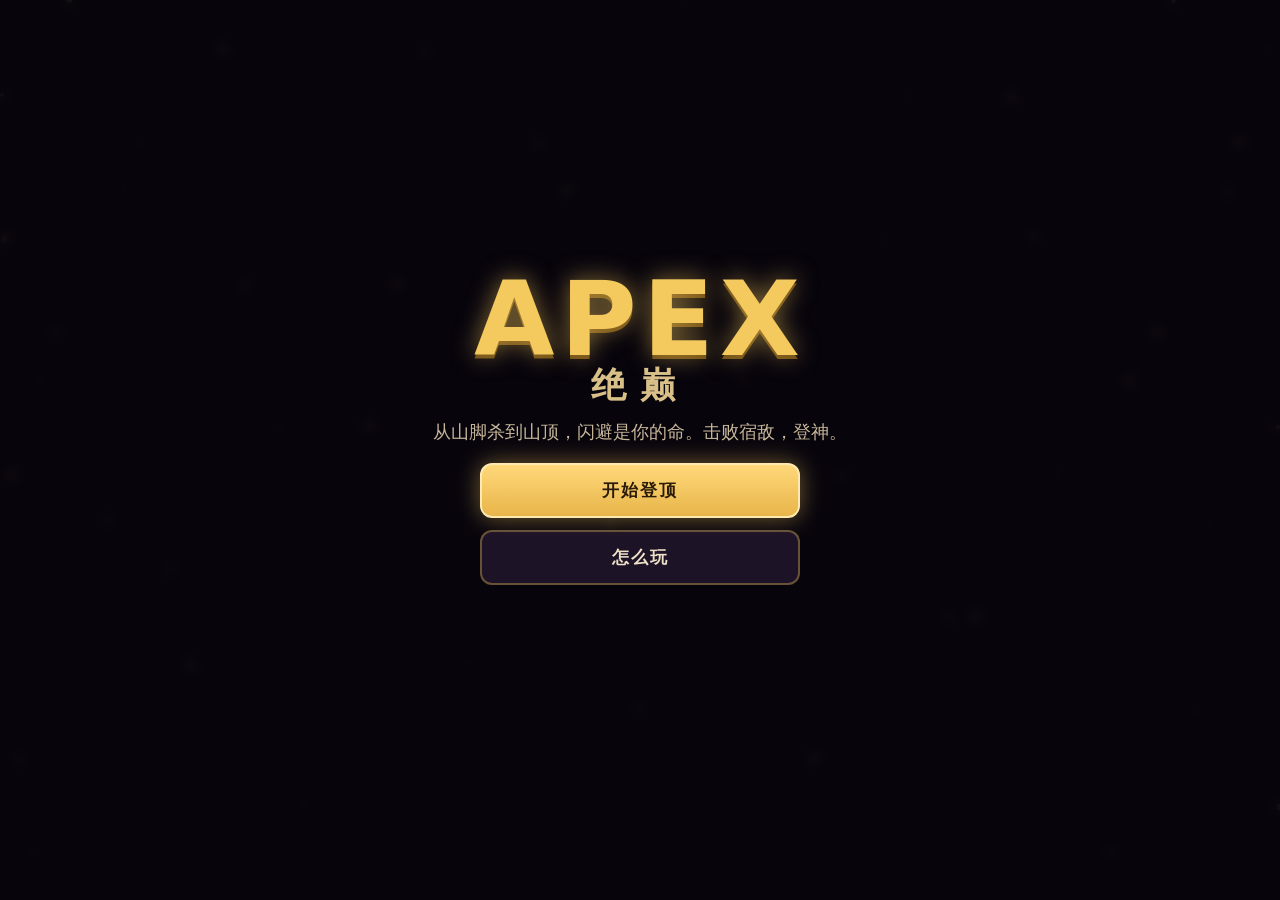
<file: apex/APEX-绝巅.html>
<!DOCTYPE html>
<html lang="zh-CN">
<head>
<meta charset="UTF-8">
<meta name="viewport" content="width=device-width, initial-scale=1.0, maximum-scale=1.0, user-scalable=no, viewport-fit=cover">
<meta name="theme-color" content="#0a0710">
<title>APEX · 绝巅</title>
<style>
:root{
  --gold:#f4c95d; --blood:#c0392b; --hp:#e74c3c; --ink:#0a0710;
  --panel:rgba(18,12,24,.86); --accent:#9b7bd4; --good:#6fcf97;
}
*{margin:0;padding:0;box-sizing:border-box;-webkit-tap-highlight-color:transparent;}
html,body{width:100%;height:100%;background:var(--ink);overflow:hidden;
  font-family:'Segoe UI',system-ui,-apple-system,sans-serif;color:#f3e9d8;
  user-select:none;-webkit-user-select:none;touch-action:none;}
#root{position:fixed;inset:0;display:flex;align-items:center;justify-content:center;
  background:radial-gradient(ellipse at center,#16101f 0%,#0a0710 75%);}
#game{display:block;width:100%;height:100%;}
.hidden{display:none !important;}

/* overlays */
.overlay{position:absolute;inset:0;display:flex;flex-direction:column;align-items:center;justify-content:center;
  gap:18px;padding:24px;text-align:center;background:rgba(8,5,12,.72);backdrop-filter:blur(5px);z-index:20;
  animation:fade .25s ease;}
@keyframes fade{from{opacity:0}to{opacity:1}}
.logo{font-size:clamp(46px,13vw,104px);font-weight:900;letter-spacing:6px;line-height:.85;color:var(--gold);
  text-shadow:0 0 24px rgba(244,201,93,.55),0 4px 0 #6b4a12;}
.logo span{display:block;font-size:.34em;letter-spacing:14px;color:#d9c089;text-shadow:none;margin-top:6px;}
.tagline{color:#c8b79a;font-size:clamp(13px,3.6vw,18px);max-width:520px;line-height:1.5;}
.buttons{display:flex;flex-direction:column;gap:12px;width:min(320px,84vw);}
.btn{font-family:inherit;font-weight:800;letter-spacing:2px;font-size:17px;padding:14px 22px;color:#f0e2c8;
  background:rgba(40,28,52,.7);border:2px solid rgba(244,201,93,.35);border-radius:12px;cursor:pointer;
  transition:transform .08s,box-shadow .2s,background .2s;}
.btn:hover{background:rgba(60,42,78,.85);box-shadow:0 0 18px rgba(244,201,93,.3);}
.btn:active{transform:scale(.96);}
.btn.primary{color:#2a1b06;background:linear-gradient(180deg,#ffd87a,#e8b54a);border-color:#ffe9b0;
  box-shadow:0 0 24px rgba(244,201,93,.45);}
#best-line{color:var(--gold);font-weight:700;min-height:22px;text-shadow:0 0 10px rgba(244,201,93,.4);}

/* HUD */
#hud{position:absolute;inset:0;z-index:10;pointer-events:none;}
#hp-wrap{position:absolute;top:12px;left:50%;transform:translateX(-50%);width:min(420px,72vw);height:20px;
  background:rgba(8,5,12,.85);border:1px solid rgba(231,76,60,.45);border-radius:10px;overflow:hidden;}
#hp-fill{height:100%;width:100%;background:linear-gradient(90deg,#e74c3c,#ff8a5c);transition:width .18s ease;box-shadow:0 0 12px rgba(231,76,60,.6);}
#hp-text{position:absolute;inset:0;display:flex;align-items:center;justify-content:center;font-size:11px;font-weight:800;text-shadow:0 1px 2px #000;}
#hud-top{position:absolute;top:38px;left:50%;transform:translateX(-50%);display:flex;gap:16px;align-items:center;
  font-size:15px;font-weight:800;letter-spacing:1px;text-shadow:0 1px 3px #000;}
#stage-label{color:var(--gold);}
#room-timer{color:#fff;}
#dash-pips{color:var(--accent);letter-spacing:2px;}
#rival-bar-wrap{position:absolute;top:74px;left:50%;transform:translateX(-50%);width:min(420px,72vw);text-align:center;}
#rival-name{font-size:13px;font-weight:800;color:var(--accent);text-shadow:0 1px 2px #000;}
#rival-bar{height:12px;background:rgba(8,5,12,.85);border:1px solid rgba(155,123,212,.5);border-radius:6px;overflow:hidden;margin-top:3px;}
#rival-fill{height:100%;width:100%;background:linear-gradient(90deg,#9b7bd4,#c8a4ff);transition:width .15s ease;}
#pause-btn{position:absolute;top:10px;right:12px;pointer-events:auto;width:40px;height:40px;font-size:13px;color:#f0e2c8;
  background:rgba(40,28,52,.7);border:1px solid rgba(244,201,93,.3);border-radius:10px;cursor:pointer;}
.touch-btn{position:absolute;bottom:40px;right:36px;width:96px;height:96px;border-radius:50%;
  background:rgba(155,123,212,.25);border:2px solid rgba(155,123,212,.6);color:#e8dcff;font-size:24px;font-weight:900;
  display:flex;align-items:center;justify-content:center;pointer-events:auto;}
.touch-btn:active{background:rgba(155,123,212,.5);}

/* blessing cards */
.bl-title{font-size:clamp(28px,7vw,46px);font-weight:900;letter-spacing:4px;color:var(--gold);text-shadow:0 0 18px rgba(244,201,93,.5);}
.bl-sub{color:#c8b79a;font-size:14px;margin-top:-8px;}
#bless-cards{display:flex;gap:14px;flex-wrap:wrap;justify-content:center;width:min(760px,96vw);}
.bl-card{flex:1 1 200px;max-width:230px;min-width:160px;background:var(--panel);border:2px solid rgba(244,201,93,.35);
  border-radius:14px;padding:20px 16px;cursor:pointer;display:flex;flex-direction:column;align-items:center;gap:10px;
  transition:transform .1s,box-shadow .2s,border-color .2s;}
.bl-card:hover{transform:translateY(-6px);box-shadow:0 10px 30px rgba(244,201,93,.28);border-color:var(--gold);}
.bl-card .ic{font-size:44px;filter:drop-shadow(0 0 8px currentColor);}
.bl-card .nm{font-weight:800;font-size:18px;letter-spacing:1px;color:var(--gold);}
.bl-card .ds{font-size:13px;color:#c8b79a;line-height:1.4;}
.bl-card .lv{font-size:11px;color:var(--accent);font-weight:700;}

#pause-build,#over-stats{color:#c8b79a;font-size:15px;line-height:1.8;}
.chip{display:inline-flex;align-items:center;gap:4px;background:rgba(244,201,93,.12);border:1px solid rgba(244,201,93,.3);
  border-radius:8px;padding:3px 9px;margin:3px;font-size:13px;}
.howlist{text-align:left;max-width:480px;line-height:1.85;font-size:15px;color:#d4c4a8;}
.howlist b{color:var(--gold);}
h2{font-size:clamp(26px,7vw,42px);font-weight:900;letter-spacing:3px;color:var(--gold);text-shadow:0 0 16px rgba(244,201,93,.45);}

</style>
</head>
<body>
<div id="root">
  <canvas id="game"></canvas>

  <!-- HUD -->
  <div id="hud" class="hidden">
    <div id="hp-wrap"><div id="hp-fill"></div><span id="hp-text"></span></div>
    <div id="hud-top">
      <span id="stage-label">山脚</span>
      <span id="room-timer">0:00</span>
      <span id="dash-pips"></span>
    </div>
    <div id="rival-bar-wrap" class="hidden"><span id="rival-name">宿敌</span><div id="rival-bar"><div id="rival-fill"></div></div></div>
    <button id="pause-btn" aria-label="暂停">❚❚</button>
    <!-- touch controls -->
    <div id="touch-dash" class="touch-btn hidden">闪</div>
  </div>

  <!-- Main menu -->
  <div id="menu" class="overlay">
    <h1 class="logo">APEX<span>绝巅</span></h1>
    <p class="tagline">从山脚杀到山顶，闪避是你的命。击败宿敌，登神。</p>
    <div class="buttons">
      <button id="play-btn" class="btn primary">开始登顶</button>
      <button id="how-btn" class="btn">怎么玩</button>
    </div>
    <div id="best-line"></div>
  </div>

  <!-- Blessing choose -->
  <div id="bless" class="overlay hidden">
    <h2 class="bl-title">✦ 祝福</h2>
    <p class="bl-sub">三选一，永久叠加</p>
    <div id="bless-cards"></div>
  </div>

  <!-- Pause -->
  <div id="pause" class="overlay hidden">
    <h2>已暂停</h2>
    <div id="pause-build"></div>
    <div class="buttons">
      <button id="resume-btn" class="btn primary">继续</button>
      <button id="quit-btn" class="btn">退出到菜单</button>
    </div>
  </div>

  <!-- Game over -->
  <div id="over" class="overlay hidden">
    <h2 id="over-title">登顶失败</h2>
    <div id="over-stats"></div>
    <div class="buttons">
      <button id="retry-btn" class="btn primary">再来一次</button>
      <button id="menu-btn" class="btn">菜单</button>
    </div>
  </div>

  <!-- How to play -->
  <div id="howto" class="overlay hidden">
    <h2>怎么玩</h2>
    <ul class="howlist">
      <li><b>移动</b>：WASD / 方向键（手机：左侧拖动）</li>
      <li><b>攻击</b>：鼠标左键朝准星方向挥砍（手机：自动朝最近敌人）</li>
      <li><b>冲刺闪避</b>：空格 / 右键（手机：右下「闪」键）——冲刺瞬间无敌，穿过攻击！</li>
      <li>清光房间 → 出口开启 → 站上传送门上一层</li>
      <li>每层之间<b>三选一祝福</b>，越叠越强</li>
      <li>中途被打倒不会死，原地复活；<b>只有山顶决斗会真死</b></li>
      <li>山顶有<b>缩圈风暴</b>，逼你正面击杀宿敌</li>
    </ul>
    <button id="howto-back" class="btn">返回</button>
  </div>
</div>

<script>
// NEON SWARM — synthesized audio (WebAudio). No external files.
(function () {
  'use strict';

  const Audio = {
    ctx: null,
    master: null,
    musicGain: null,
    sfxGain: null,
    enabled: true,
    muted: false,
    _musicTimer: null,
    _step: 0,
    intensity: 0, // 0..1, ramps music tempo

    init() {
      if (this.ctx) return;
      try {
        const AC = window.AudioContext || window.webkitAudioContext;
        this.ctx = new AC();
        this.master = this.ctx.createGain();
        this.master.gain.value = 0.9;
        this.master.connect(this.ctx.destination);

        this.musicGain = this.ctx.createGain();
        this.musicGain.gain.value = this.musicVol;
        this.musicGain.connect(this.master);

        this.sfxGain = this.ctx.createGain();
        this.sfxGain.gain.value = this.sfxVol;
        this.sfxGain.connect(this.master);
      } catch (e) {
        this.enabled = false;
      }
    },

    resume() {
      if (this.ctx && this.ctx.state === 'suspended') this.ctx.resume();
    },

    musicVol: 0.32,
    sfxVol: 0.6,

    setMuted(m) {
      this.muted = m;
      if (this.master) this.master.gain.value = m ? 0 : 0.9;
    },

    setMusicVol(v) {
      this.musicVol = v;
      if (this.musicGain) this.musicGain.gain.value = v;
    },

    setSfxVol(v) {
      this.sfxVol = v;
      if (this.sfxGain) this.sfxGain.gain.value = v;
    },

    _now() { return this.ctx.currentTime; },

    // Generic tone
    tone(freq, dur, type, vol, dest, slideTo) {
      if (!this.enabled || !this.ctx) return;
      const t = this._now();
      const o = this.ctx.createOscillator();
      const g = this.ctx.createGain();
      o.type = type || 'square';
      o.frequency.setValueAtTime(freq, t);
      if (slideTo) o.frequency.exponentialRampToValueAtTime(Math.max(1, slideTo), t + dur);
      g.gain.setValueAtTime(0.0001, t);
      g.gain.exponentialRampToValueAtTime(vol, t + 0.005);
      g.gain.exponentialRampToValueAtTime(0.0001, t + dur);
      o.connect(g);
      g.connect(dest || this.sfxGain);
      o.start(t);
      o.stop(t + dur + 0.02);
    },

    noise(dur, vol, filterFreq) {
      if (!this.enabled || !this.ctx) return;
      const t = this._now();
      const n = Math.floor(this.ctx.sampleRate * dur);
      const buf = this.ctx.createBuffer(1, n, this.ctx.sampleRate);
      const d = buf.getChannelData(0);
      for (let i = 0; i < n; i++) d[i] = Math.random() * 2 - 1;
      const src = this.ctx.createBufferSource();
      src.buffer = buf;
      const f = this.ctx.createBiquadFilter();
      f.type = 'lowpass';
      f.frequency.value = filterFreq || 1200;
      const g = this.ctx.createGain();
      g.gain.setValueAtTime(vol, t);
      g.gain.exponentialRampToValueAtTime(0.0001, t + dur);
      src.connect(f); f.connect(g); g.connect(this.sfxGain);
      src.start(t);
    },

    // ---- SFX ----
    shoot() { this.tone(720, 0.07, 'square', 0.12, null, 380); },
    shootBig() { this.tone(420, 0.12, 'sawtooth', 0.16, null, 160); },
    hit() { this.tone(220, 0.05, 'square', 0.07, null, 140); },
    kill() { this.noise(0.12, 0.18, 900); this.tone(160, 0.1, 'triangle', 0.1, null, 60); },
    xp() { this.tone(880, 0.05, 'sine', 0.08, null, 1320); },
    coin() { this.tone(1200, 0.06, 'sine', 0.09, null, 1700); },
    hurt() { this.noise(0.18, 0.25, 600); this.tone(120, 0.2, 'sawtooth', 0.16, null, 50); },
    levelup() {
      [523, 659, 784, 1047].forEach((f, i) => {
        setTimeout(() => this.tone(f, 0.18, 'triangle', 0.16), i * 70);
      });
    },
    select() { this.tone(660, 0.08, 'square', 0.14, null, 880); },
    evolve() {
      [392, 523, 659, 784, 988, 1175].forEach((f, i) => {
        setTimeout(() => this.tone(f, 0.22, 'sawtooth', 0.14), i * 60);
      });
    },
    boss() { this.tone(70, 0.6, 'sawtooth', 0.25, null, 40); this.noise(0.5, 0.2, 300); },
    gameover() {
      [440, 349, 262, 196].forEach((f, i) => {
        setTimeout(() => this.tone(f, 0.4, 'triangle', 0.18), i * 180);
      });
    },

    // ---- Procedural music: simple driving arpeggio bassline ----
    startMusic(intensity) {
      if (!this.enabled || !this.ctx || this._musicTimer) return;
      this._step = 0;
      const tick = () => {
        const bass = [55, 55, 73.42, 65.41]; // A1 A1 D2 C2
        const arp = [220, 277.18, 329.63, 440, 329.63, 277.18];
        const b = bass[Math.floor(this._step / 4) % bass.length];
        // bass
        if (this._step % 2 === 0) this.tone(b, 0.22, 'triangle', 0.18, this.musicGain);
        // arp
        const a = arp[this._step % arp.length];
        this.tone(a, 0.14, 'sawtooth', 0.05, this.musicGain);
        if (this._step % 8 === 0) this.noise(0.04, 0.06, 4000); // hat
        // extra off-beat hat as intensity rises
        if (this.intensity > 0.5 && this._step % 2 === 1) this.noise(0.02, 0.04, 5000);
        this._step++;
        const delay = 165 - this.intensity * 55; // 165ms -> 110ms as tension rises
        this._musicTimer = setTimeout(tick, delay);
      };
      tick();
    },

    stopMusic() {
      if (this._musicTimer) { clearTimeout(this._musicTimer); this._musicTimer = null; }
    },
  };

  window.Sound = Audio;
})();

</script>
<script>
// APEX — input: keyboard + mouse (aim/attack/dash) + touch (move joystick + auto-attack + dash button).
(function () {
  'use strict';

  const Input = {
    keys: {},
    canvas: null,
    isTouch: false,
    // mouse (canvas-space)
    mx: 0, my: 0, mouseDown: false, hasMouse: false,
    // touch move joystick
    touchMove: false, moveX: 0, moveY: 0,
    joyBaseX: 0, joyBaseY: 0, joyX: 0, joyY: 0, _movePid: null,
    // edge-triggered dash
    dashQueued: false,

    init(canvas) {
      this.canvas = canvas;

      window.addEventListener('keydown', (e) => {
        if (e.repeat) { if (['Space'].includes(e.code)) e.preventDefault(); return; }
        this.keys[e.code] = true;
        if (e.code === 'Space') { this.dashQueued = true; e.preventDefault(); }
        if (['ArrowUp', 'ArrowDown', 'ArrowLeft', 'ArrowRight'].includes(e.code)) e.preventDefault();
      }, { passive: false });
      window.addEventListener('keyup', (e) => { this.keys[e.code] = false; });
      window.addEventListener('blur', () => { this.keys = {}; this.mouseDown = false; this.touchMove = false; this._movePid = null; });

      canvas.addEventListener('contextmenu', (e) => e.preventDefault());

      canvas.addEventListener('pointerdown', (e) => this._down(e), { passive: false });
      canvas.addEventListener('pointermove', (e) => this._move(e), { passive: false });
      canvas.addEventListener('pointerup', (e) => this._up(e));
      canvas.addEventListener('pointercancel', (e) => this._up(e));
    },

    _rel(e) { const r = this.canvas.getBoundingClientRect(); return { x: e.clientX - r.left, y: e.clientY - r.top }; },

    _down(e) {
      if (window.Sound) Sound.resume();
      const p = this._rel(e);
      if (e.pointerType === 'mouse') {
        this.hasMouse = true; this.mx = p.x; this.my = p.y;
        if (e.button === 0) this.mouseDown = true;
        if (e.button === 2) this.dashQueued = true; // right-click dash
        return;
      }
      // touch: left half = move joystick (right half handled by DOM dash button)
      this.isTouch = true;
      if (p.x < this.canvas.clientWidth * 0.55 && this._movePid === null) {
        this._movePid = e.pointerId; this.touchMove = true;
        this.joyBaseX = p.x; this.joyBaseY = p.y; this.joyX = p.x; this.joyY = p.y;
        this.moveX = 0; this.moveY = 0;
      }
      e.preventDefault();
    },

    _move(e) {
      const p = this._rel(e);
      if (e.pointerType === 'mouse') { this.mx = p.x; this.my = p.y; this.hasMouse = true; return; }
      if (e.pointerId === this._movePid) {
        this.joyX = p.x; this.joyY = p.y;
        let dx = p.x - this.joyBaseX, dy = p.y - this.joyBaseY;
        const len = Math.hypot(dx, dy), dead = 6, maxR = 64;
        if (len < dead) { this.moveX = 0; this.moveY = 0; return; }
        if (len > maxR) { this.joyX = this.joyBaseX + dx / len * maxR; this.joyY = this.joyBaseY + dy / len * maxR; }
        const m = Math.min(1, len / maxR);
        this.moveX = dx / len * m; this.moveY = dy / len * m;
        e.preventDefault();
      }
    },

    _up(e) {
      if (e.pointerType === 'mouse') { if (e.button === 0) this.mouseDown = false; return; }
      if (e.pointerId === this._movePid) { this._movePid = null; this.touchMove = false; this.moveX = 0; this.moveY = 0; }
    },

    // normalized move vector
    getMove() {
      let kx = 0, ky = 0; const k = this.keys;
      if (k.ArrowLeft || k.KeyA) kx -= 1;
      if (k.ArrowRight || k.KeyD) kx += 1;
      if (k.ArrowUp || k.KeyW) ky -= 1;
      if (k.ArrowDown || k.KeyS) ky += 1;
      if (kx || ky) { const l = Math.hypot(kx, ky); return { x: kx / l, y: ky / l }; }
      if (this.touchMove) return { x: this.moveX, y: this.moveY };
      return { x: 0, y: 0 };
    },

    // aim angle from a player screen position; null if no pointer aim (touch -> game uses fallback)
    aimAngle(px, py) {
      if (this.hasMouse && !this.isTouch) return Math.atan2(this.my - py, this.mx - px);
      return null;
    },

    // is the player actively trying to attack? desktop: hold LMB or hold Space-less; touch: always auto
    wantAttack() {
      if (this.isTouch) return true;
      return this.mouseDown || this.keys.KeyJ || this.keys.Enter;
    },

    consumeDash() { if (this.dashQueued) { this.dashQueued = false; return true; } return false; },

    reset() { this.keys = {}; this.mouseDown = false; this.touchMove = false; this.moveX = 0; this.moveY = 0; this._movePid = null; this.dashQueued = false; },
  };

  window.Input = Input;
})();

</script>
<script>
// APEX · 绝巅 — top-down action roguelite (reverse-Hades climb). Pure canvas, no assets.
(function () {
  'use strict';

  const TAU = Math.PI * 2;
  const rand = (a, b) => a + Math.random() * (b - a);
  const randInt = (a, b) => Math.floor(rand(a, b + 1));
  const clamp = (v, a, b) => v < a ? a : v > b ? b : v;
  const lerp = (a, b, t) => a + (b - a) * t;
  const dist2 = (ax, ay, bx, by) => { const dx = ax - bx, dy = ay - by; return dx * dx + dy * dy; };
  const angLerp = (a, b, t) => { let d = ((b - a + Math.PI) % TAU) - Math.PI; return a + d * t; };
  const fmtT = (s) => { s = Math.max(0, Math.ceil(s)); return Math.floor(s / 60) + ':' + (s % 60 < 10 ? '0' : '') + (s % 60); };

  // ---------------- save ----------------
  const SAVE = 'apex_save_v1';
  const Meta = {
    data: { wins: 0, runs: 0, bestRoom: 0 },
    load() { try { const s = JSON.parse(localStorage.getItem(SAVE)); if (s) Object.assign(this.data, s); } catch (e) {} },
    save() { try { localStorage.setItem(SAVE, JSON.stringify(this.data)); } catch (e) {} },
  };

  // ---------------- blessings (pure buffs, stack) ----------------
  const BLESSINGS = {
    swift:  { ic: '🌪️', nm: '疾风',  ds: '+12% 移动速度',           max: 5, apply: p => p.speedMul += 0.12 },
    might:  { ic: '💪', nm: '巨力',  ds: '+25% 攻击伤害',           max: 5, apply: p => p.dmgMul += 0.25 },
    haste:  { ic: '⚡', nm: '连击',  ds: '+20% 攻击速度',           max: 5, apply: p => p.atkRateMul *= 0.83 },
    flame:  { ic: '🔥', nm: '烈焰',  ds: '攻击附带灼烧',             max: 3, apply: p => p.burn += 1 },
    leech:  { ic: '🩸', nm: '嗜血',  ds: '命中回复 2 点生命',       max: 4, apply: p => p.leech += 2 },
    bolt:   { ic: '🏹', nm: '远射',  ds: '挥砍同时射出穿透箭',       max: 4, apply: p => p.bolt += 1 },
    gale:   { ic: '🌬️', nm: '罡风',  ds: '攻击范围更大、击退更强',   max: 3, apply: p => { p.arc += 0.18; p.knock += 120; } },
    shield: { ic: '🛡️', nm: '护盾',  ds: '+1 格护盾（挡伤后回充）',  max: 3, apply: p => p.shieldMax += 1 },
    dash:   { ic: '💨', nm: '疾影',  ds: '+1 次冲刺、回充更快',     max: 3, apply: p => { p.dashMax += 1; p.dashCd *= 0.82; } },
    chain:  { ic: '🔗', nm: '雷链',  ds: '命中弹射到附近敌人',       max: 3, apply: p => p.chain += 1 },
    regen:  { ic: '🌿', nm: '回春',  ds: '+0.6 生命/秒',            max: 4, apply: p => p.regen += 0.6 },
    vigor:  { ic: '❤️', nm: '坚韧',  ds: '+25 最大生命并治疗',      max: 5, apply: p => { p.maxHp += 25; p.hp = Math.min(p.maxHp, p.hp + 25); } },
  };

  // ---------------- room sequence (fixed skeleton, Hades-style) ----------------
  // type: pve | rival (non-lethal skirmish) | summit (lethal boss + storm)
  const STAGES = {
    foot: { nm: '山脚', floor: '#2a2333', wall: '#4a3d5c', accent: '#6b5a82' },
    mid:  { nm: '山腰', floor: '#26303a', wall: '#3d4f5e', accent: '#5a7488' },
    high: { nm: '临顶', floor: '#332430', wall: '#5c3d52', accent: '#86566f' },
    peak: { nm: '山顶', floor: '#1a2438', wall: '#3a4a72', accent: '#6f86c0' },
  };
  const ROOMS = [
    { stage: 'foot', type: 'pve',    spawns: [['charger', 3]] },
    { stage: 'foot', type: 'pve',    spawns: [['charger', 3], ['spitter', 1]] },
    { stage: 'mid',  type: 'rival',  spawns: [['charger', 2]] },
    { stage: 'mid',  type: 'pve',    spawns: [['charger', 3], ['brute', 1]] },
    { stage: 'mid',  type: 'pve',    spawns: [['charger', 2], ['spitter', 2]] },
    { stage: 'high', type: 'pve',    spawns: [['brute', 1], ['spitter', 2], ['charger', 2]] },
    { stage: 'high', type: 'rival',  spawns: [['spitter', 1], ['charger', 2]] },
    { stage: 'peak', type: 'summit', spawns: [] },
  ];

  const ENEMY = {
    charger: { hp: 30, r: 16, speed: 96, dmg: 10, color: '#ff6b6b', shape: 'tri' },
    spitter: { hp: 24, r: 15, speed: 64, dmg: 8, color: '#ffd34d', shape: 'diamond', ranged: true },
    brute:   { hp: 95, r: 26, speed: 58, dmg: 16, color: '#c084fc', shape: 'hex' },
  };

  // ---------------- entities ----------------
  class Player {
    constructor() {
      this.x = 0; this.y = 0; this.r = 16;
      this.maxHp = 100; this.hp = 100;
      this.baseSpeed = 250; this.facing = 0;
      this.vx = 0; this.vy = 0;
      // dash
      this.dashMax = 2; this.dashCharges = 2; this.dashCd = 1.0; this.dashTimers = [];
      this.dashing = 0; this.iframe = 0; this.dashDir = 0;
      // attack
      this.atkCd = 0; this.atkRate = 0.34; this.arc = 0.9; this.reach = 56;
      // stats from blessings
      this.speedMul = 1; this.dmgMul = 1; this.atkRateMul = 1;
      this.burn = 0; this.leech = 0; this.bolt = 0; this.knock = 0;
      this.shieldMax = 0; this.shield = 0; this.shieldTimer = 0;
      this.chain = 0; this.regen = 0;
      this.hitFlash = 0; this.invulnSpawn = 0;
    }
    get speed() { return this.baseSpeed * this.speedMul; }
  }

  const Game = {
    canvas: null, ctx: null, W: 0, H: 0, DPR: 1,
    state: 'menu',
    player: null,
    room: { x: 0, y: 0, w: 0, h: 0 },
    roomIdx: 0, roomDef: null, stage: null,
    enemies: [], pbullets: [], ebullets: [], slashes: [], particles: [], texts: [],
    rival: null,
    exitOpen: false, exitX: 0, exitY: 0, cleared: false, spawnLeft: 0,
    roomTime: 0, roomLimit: 0,
    storm: null, // {r, cx, cy} for summit
    blessings: {},
    lastT: 0, paused: false,
    _eid: 0,

    init() {
      this.canvas = document.getElementById('game');
      this.ctx = this.canvas.getContext('2d');
      Meta.load();
      Input.init(this.canvas);
      this.resize();
      window.addEventListener('resize', () => this.resize());
      document.addEventListener('visibilitychange', () => { if (document.hidden && this.state === 'playing') this.togglePause(); });
      window.addEventListener('keydown', (e) => { if ((e.code === 'Escape' || e.code === 'KeyP') && (this.state === 'playing' || this.state === 'pause')) { e.preventDefault(); this.togglePause(); } });
      this.wireUI();
      this.showMenu();
      requestAnimationFrame((t) => this.loop(t));
    },

    resize() {
      const dpr = Math.min(window.devicePixelRatio || 1, 2);
      this.DPR = dpr; this.W = window.innerWidth; this.H = window.innerHeight;
      this.canvas.width = Math.floor(this.W * dpr); this.canvas.height = Math.floor(this.H * dpr);
      this.canvas.style.width = this.W + 'px'; this.canvas.style.height = this.H + 'px';
      this.ctx.setTransform(dpr, 0, 0, dpr, 0, 0);
      this.layoutRoom();
    },

    layoutRoom() {
      const margin = Math.min(60, this.W * 0.06);
      const topUI = 96, botUI = 30;
      this.room.x = margin;
      this.room.y = topUI;
      this.room.w = this.W - margin * 2;
      this.room.h = this.H - topUI - botUI;
    },

    wireUI() {
      const $ = (id) => document.getElementById(id);
      $('play-btn').onclick = () => { Sound.init(); Sound.resume(); this.startRun(); };
      $('how-btn').onclick = () => { this.hideAll(); $('howto').classList.remove('hidden'); };
      $('howto-back').onclick = () => this.showMenu();
      $('pause-btn').onclick = () => this.togglePause();
      $('resume-btn').onclick = () => this.togglePause();
      $('quit-btn').onclick = () => { this.state = 'menu'; this.showMenu(); };
      $('retry-btn').onclick = () => this.startRun();
      $('menu-btn').onclick = () => this.showMenu();
      $('touch-dash').onclick = () => { Input.dashQueued = true; };
    },

    hideAll() { ['menu', 'bless', 'pause', 'over', 'howto'].forEach(id => document.getElementById(id).classList.add('hidden')); document.getElementById('hud').classList.add('hidden'); },

    showMenu() {
      this.state = 'menu'; Sound.stopMusic && Sound.stopMusic(); this.hideAll();
      document.getElementById('menu').classList.remove('hidden');
      const d = Meta.data;
      document.getElementById('best-line').textContent = d.runs ? `登顶 ${d.wins} 次 · 最远到第 ${d.bestRoom + 1} 间` : '';
    },

    // ---------------- run lifecycle ----------------
    startRun() {
      Sound.init(); Sound.resume();
      this.hideAll();
      document.getElementById('hud').classList.remove('hidden');
      document.getElementById('touch-dash').classList.toggle('hidden', !Input.isTouch);
      this.state = 'playing';
      this.player = new Player();
      this.blessings = {};
      this.roomIdx = 0;
      this.rival = null;
      Meta.data.runs++; Meta.save();
      this.enterRoom(0);
      Sound.startMusic && Sound.startMusic(0);
    },

    enterRoom(idx) {
      this.roomIdx = idx;
      const def = ROOMS[idx];
      this.roomDef = def;
      this.stage = STAGES[def.stage];
      this.enemies = []; this.pbullets = []; this.ebullets = []; this.slashes = []; this.particles = []; this.texts = [];
      this.exitOpen = false; this.cleared = false;
      this.storm = null; this.rival = null;
      // place player at bottom-center (entrance)
      const r = this.room;
      this.player.x = r.x + r.w / 2;
      this.player.y = r.y + r.h - 60;
      this.player.vx = this.player.vy = 0;
      this.player.invulnSpawn = 1.2;
      this.entranceX = this.player.x; this.entranceY = this.player.y;
      this.exitX = r.x + r.w / 2; this.exitY = r.y + 50;

      // touch dash button visibility
      document.getElementById('touch-dash').classList.toggle('hidden', !Input.isTouch);
      document.getElementById('rival-bar-wrap').classList.add('hidden');

      if (def.type === 'summit') {
        this.roomLimit = 0; this.roomTime = 0;
        this.spawnSummit();
      } else {
        this.roomLimit = 26 + idx * 2; this.roomTime = this.roomLimit;
        // spawn enemies
        let total = 0;
        for (const [type, n] of def.spawns) { for (let i = 0; i < n; i++) this.spawnEnemy(type); total += n; }
        this.spawnLeft = 0;
        if (def.type === 'rival') this.spawnRivalHarasser();
      }
      this.banner(this.stage.nm + ' · 第 ' + (idx + 1) + ' 间');
    },

    spawnEnemy(type) {
      const d = ENEMY[type]; const r = this.room;
      // spawn around top area, away from player
      const x = r.x + rand(40, r.w - 40);
      const y = r.y + rand(40, r.h * 0.45);
      this.enemies.push({
        id: ++this._eid, type, x, y, r: d.r,
        hp: d.hp, maxHp: d.hp, speed: d.speed, dmg: d.dmg, color: d.color, shape: d.shape,
        ranged: d.ranged, atkCd: rand(0.5, 1.5), flash: 0, burn: 0, burnT: 0, kx: 0, ky: 0, lunge: 0, tele: 0,
      });
    },

    // ---------------- rival ----------------
    spawnRivalHarasser() {
      const r = this.room;
      this.rival = {
        x: r.x + r.w / 2, y: r.y + 60, r: 20, hp: 9999, maxHp: 9999, // can't be killed; "knocked down" instead
        kdHp: 120, kdMax: 120, speed: 150, dmg: 8, mode: 'harass', kx: 0, ky: 0,
        atkCd: 1.2, down: 0, flash: 0, boss: false, color: '#c8a4ff',
      };
      document.getElementById('rival-bar-wrap').classList.remove('hidden');
      document.getElementById('rival-name').textContent = '宿敌（击倒不可杀）';
    },

    spawnSummit() {
      const r = this.room;
      this.rival = {
        x: r.x + r.w / 2, y: r.y + 80, r: 28,
        hp: 600, maxHp: 600, speed: 130, dmg: 16, mode: 'boss', boss: true,
        atkCd: 1.6, teleCd: 4, summonCd: 6, flash: 0, kx: 0, ky: 0, color: '#c8a4ff',
      };
      document.getElementById('rival-bar-wrap').classList.remove('hidden');
      document.getElementById('rival-name').textContent = '⚔ 宿敌 · 最终决斗';
      // shrinking storm
      this.storm = { cx: r.x + r.w / 2, cy: r.y + r.h / 2, r: Math.hypot(r.w, r.h) / 2, min: 120, t: 0 };
      this.banner('⚔ 山顶决斗！风暴将至');
    },

    // ---------------- loop ----------------
    loop(t) {
      const raw = (t - this.lastT) / 1000 || 0;
      const dt = Math.min(0.033, raw);
      this.lastT = t;
      try {
        if (this.state === 'playing') this.update(dt);
        this.render();
      } catch (e) { if ((this._err = (this._err || 0) + 1) <= 3) console.error('APEX loop error:', e); }
      requestAnimationFrame((tt) => this.loop(tt));
    },

    update(dt) {
      const p = this.player, r = this.room;

      // timers
      if (p.iframe > 0) p.iframe -= dt;
      if (p.dashing > 0) p.dashing -= dt;
      if (p.invulnSpawn > 0) p.invulnSpawn -= dt;
      if (p.hitFlash > 0) p.hitFlash -= dt;
      if (p.atkCd > 0) p.atkCd -= dt;
      if (p.regen > 0 && p.hp < p.maxHp) p.hp = Math.min(p.maxHp, p.hp + p.regen * dt);
      // shield regen
      if (p.shieldMax > 0 && p.shield < p.shieldMax) { p.shieldTimer -= dt; if (p.shieldTimer <= 0) { p.shield++; p.shieldTimer = 4; } }
      // dash recharge
      for (let i = p.dashTimers.length - 1; i >= 0; i--) { p.dashTimers[i] -= dt; if (p.dashTimers[i] <= 0) { p.dashTimers.splice(i, 1); p.dashCharges = Math.min(p.dashMax, p.dashCharges + 1); } }

      // aim
      const aim = Input.aimAngle(p.x, p.y);
      let aimAng;
      if (aim !== null) aimAng = aim;
      else { const e = this.nearestEnemy(p.x, p.y); if (e) aimAng = Math.atan2(e.y - p.y, e.x - p.x); else aimAng = p.facing; }

      // movement
      const mv = Input.getMove();
      if (p.dashing > 0) {
        p.x += Math.cos(p.dashDir) * 620 * dt;
        p.y += Math.sin(p.dashDir) * 620 * dt;
        if (Math.random() < 0.6) this.particles.push({ x: p.x, y: p.y, vx: 0, vy: 0, life: 0.25, max: 0.25, r: 7, c: '#9b7bd4', kind: 'fade' });
      } else {
        if (mv.x || mv.y) { p.facing = Math.atan2(mv.y, mv.x); }
        p.x += mv.x * p.speed * dt; p.y += mv.y * p.speed * dt;
      }
      // dash trigger
      if (Input.consumeDash() && p.dashing <= 0 && p.dashCharges > 0) {
        p.dashCharges--; p.dashTimers.push(p.dashCd);
        p.dashing = 0.16; p.iframe = 0.30;
        p.dashDir = (mv.x || mv.y) ? Math.atan2(mv.y, mv.x) : aimAng;
        Sound.dash && Sound.dash();
      }
      // clamp to room
      p.x = clamp(p.x, r.x + p.r, r.x + r.w - p.r);
      p.y = clamp(p.y, r.y + p.r, r.y + r.h - p.r);
      if (aim !== null && p.dashing <= 0) p.facing = aimAng;

      // attack
      if (Input.wantAttack() && p.atkCd <= 0 && p.dashing <= 0) {
        this.doAttack(aimAng);
        p.atkCd = p.atkRate * p.atkRateMul;
      }

      // entities
      this.updateEnemies(dt);
      this.updateRival(dt);
      this.updatePBullets(dt);
      this.updateEBullets(dt);
      this.updateSlashes(dt);
      this.updateParticles(dt);
      this.updateTexts(dt);

      // room timer (pressure)
      if (this.roomDef.type !== 'summit') {
        if (this.roomTime > 0) this.roomTime -= dt;
        else if (!this.cleared) {
          // gentle pressure: chip damage to push player on
          if (p.iframe <= 0 && p.invulnSpawn <= 0 && Math.random() < dt * 0.8) this.hurt(2, true);
        }
      }

      // storm (summit)
      if (this.storm) {
        this.storm.t += dt;
        this.storm.r = Math.max(this.storm.min, this.storm.r - 14 * dt);
        const d = Math.hypot(p.x - this.storm.cx, p.y - this.storm.cy);
        if (d > this.storm.r && p.iframe <= 0) this.hurt(14 * dt, true); // lethal DoT outside
      }

      // clear detection (robust): non-summit room cleared when all enemies dead and rival not blocking
      if (!this.cleared && this.roomDef.type !== 'summit') {
        const rivalBlocking = this.rival && this.rival.mode === 'harass' && this.rival.down <= 0 && this.roomTime > 0;
        if (this.enemies.length === 0 && !rivalBlocking) this.openExit();
      }

      // exit reached
      if (this.exitOpen && dist2(p.x, p.y, this.exitX, this.exitY) < 34 * 34) this.advance();

      // death
      if (p.hp <= 0) this.onDeath();

      this.updateHUD();
    },

    // ---------------- player attack ----------------
    doAttack(ang) {
      const p = this.player;
      Sound.swing && Sound.swing();
      this.slashes.push({ x: p.x, y: p.y, ang, life: 0.16, max: 0.16, reach: p.reach + (p.gale || 0), arc: p.arc });
      const reach = p.reach; const arc = p.arc;
      const dmg = 14 * p.dmgMul;
      // melee cone
      for (const e of this.enemies) {
        const d = Math.hypot(e.x - p.x, e.y - p.y);
        if (d < reach + e.r) {
          const a = Math.atan2(e.y - p.y, e.x - p.x);
          let da = Math.abs(((a - ang + Math.PI) % TAU) - Math.PI);
          if (da < arc) this.hitEnemy(e, dmg, ang);
        }
      }
      // rival melee hit (harasser knockdown / boss damage)
      if (this.rival && (this.rival.down || 0) <= 0) {
        const rv = this.rival; const d = Math.hypot(rv.x - p.x, rv.y - p.y);
        if (d < reach + rv.r) {
          const a = Math.atan2(rv.y - p.y, rv.x - p.x);
          let da = Math.abs(((a - ang + Math.PI) % TAU) - Math.PI);
          if (da < arc) this.hitRival(dmg, ang);
        }
      }
      // bolt blessing: piercing projectile(s)
      for (let i = 0; i < p.bolt; i++) {
        const spread = (i - (p.bolt - 1) / 2) * 0.12;
        this.pbullets.push({ x: p.x, y: p.y, vx: Math.cos(ang + spread) * 560, vy: Math.sin(ang + spread) * 560, r: 6, dmg: dmg * 0.8, life: 0.8, pierce: 3, hit: {} });
      }
    },

    hitEnemy(e, dmg, ang) {
      const p = this.player;
      e.hp -= dmg; e.flash = 0.08;
      if (p.knock) { e.kx += Math.cos(ang) * p.knock; e.ky += Math.sin(ang) * p.knock; }
      if (p.burn) { e.burn = p.burn; e.burnT = 2.5; }
      if (p.leech) { p.hp = Math.min(p.maxHp, p.hp + p.leech); }
      this.dmgText(e.x, e.y - e.r, Math.round(dmg));
      this.particles.push({ x: e.x, y: e.y, vx: rand(-60, 60), vy: rand(-60, 60), life: 0.25, max: 0.25, r: 3, c: e.color, kind: 'spark' });
      // chain
      if (p.chain && !e._chained) { this.chainFrom(e, dmg * 0.6, p.chain); }
      if (e.hp <= 0) this.killEnemy(e);
    },

    chainFrom(src, dmg, jumps) {
      let from = src; const hit = { [src.id]: 1 };
      for (let j = 0; j < jumps; j++) {
        let best = null, bd = 200 * 200;
        for (const e of this.enemies) { if (hit[e.id]) continue; const dd = dist2(from.x, from.y, e.x, e.y); if (dd < bd) { bd = dd; best = e; } }
        if (!best) break;
        hit[best.id] = 1; best._chained = true;
        this.particles.push({ x: best.x, y: best.y, vx: 0, vy: 0, life: 0.15, max: 0.15, r: 4, c: '#9af6ff', kind: 'spark', bolt: [from.x, from.y, best.x, best.y] });
        best.hp -= dmg; best.flash = 0.08; this.dmgText(best.x, best.y - best.r, Math.round(dmg));
        if (best.hp <= 0) this.killEnemy(best);
        from = best;
      }
      setTimeout(() => { for (const e of this.enemies) e._chained = false; }, 0);
    },

    killEnemy(e) {
      const i = this.enemies.indexOf(e); if (i < 0) return;
      this.enemies.splice(i, 1);
      Sound.kill && Sound.kill();
      for (let k = 0; k < 8; k++) this.particles.push({ x: e.x, y: e.y, vx: rand(-140, 140), vy: rand(-140, 140), life: rand(0.25, 0.5), max: 0.5, r: rand(2, 4), c: e.color, kind: 'spark' });
    },

    hitRival(dmg, ang) {
      const rv = this.rival;
      rv.flash = 0.08;
      if (rv.boss) {
        rv.hp -= dmg; this.dmgText(rv.x, rv.y - rv.r, Math.round(dmg));
        if (rv.hp <= 0) this.winRun();
      } else {
        rv.kdHp -= dmg; this.dmgText(rv.x, rv.y - rv.r, Math.round(dmg));
        rv.kx += Math.cos(ang) * 60; rv.ky += Math.sin(ang) * 60;
        if (rv.kdHp <= 0) { // knocked down — leaves, room can clear
          rv.down = 99; rv.kdHp = rv.kdMax;
          this.banner('宿敌被击退！');
          this.particles.push({ x: rv.x, y: rv.y, vx: 0, vy: 0, life: 0.4, max: 0.4, r: 30, c: '#c8a4ff', kind: 'fade' });
        }
      }
    },

    // ---------------- enemies ----------------
    updateEnemies(dt) {
      const p = this.player, r = this.room;
      for (let i = this.enemies.length - 1; i >= 0; i--) {
        const e = this.enemies[i];
        if (e.flash > 0) e.flash -= dt;
        if (e.atkCd > 0) e.atkCd -= dt;
        // burn
        if (e.burn > 0 && e.burnT > 0) { e.burnT -= dt; e.hp -= e.burn * 6 * dt; if (Math.random() < dt * 6) this.particles.push({ x: e.x + rand(-6, 6), y: e.y - 6, vx: 0, vy: -30, life: 0.3, max: 0.3, r: 3, c: '#ff7a3c', kind: 'fade' }); if (e.hp <= 0) { this.killEnemy(e); continue; } }
        const dx = p.x - e.x, dy = p.y - e.y, d = Math.hypot(dx, dy) || 1;
        if (e.ranged) {
          // keep distance and shoot
          const want = 210;
          let mv = d > want + 40 ? 1 : (d < want - 40 ? -0.7 : 0);
          e.x += dx / d * e.speed * mv * dt; e.y += dy / d * e.speed * mv * dt;
          e.x += -dy / d * e.speed * 0.3 * dt; e.y += dx / d * e.speed * 0.3 * dt;
          if (e.atkCd <= 0 && d < 460) { this.ebullets.push({ x: e.x, y: e.y, vx: dx / d * 240, vy: dy / d * 240, r: 7, dmg: e.dmg, life: 3 }); e.atkCd = 1.9; }
        } else {
          // charge; brute slower
          e.x += dx / d * e.speed * dt + e.kx * dt; e.y += dy / d * e.speed * dt + e.ky * dt;
        }
        e.kx *= 0.86; e.ky *= 0.86;
        e.x = clamp(e.x, r.x + e.r, r.x + r.w - e.r); e.y = clamp(e.y, r.y + e.r, r.y + r.h - e.r);
        // touch damage
        if (d < e.r + p.r && e.atkCd <= 0 && !e.ranged) { this.hurt(e.dmg); e.atkCd = 0.8; }
      }
    },

    updateRival(dt) {
      const rv = this.rival; if (!rv) return; const p = this.player, r = this.room;
      if (rv.flash > 0) rv.flash -= dt;
      if (rv.down > 0) { rv.down -= dt; return; } // knocked down, inert
      const dx = p.x - rv.x, dy = p.y - rv.y, d = Math.hypot(dx, dy) || 1;
      rv.atkCd -= dt;
      if (rv.mode === 'harass') {
        // circle the player, occasional lunge, non-lethal contact
        const ang = Math.atan2(dy, dx) + 0.6;
        const want = 90;
        if (d > want) { rv.x += dx / d * rv.speed * dt; rv.y += dy / d * rv.speed * dt; }
        else { rv.x += Math.cos(ang) * rv.speed * 0.8 * dt; rv.y += Math.sin(ang) * rv.speed * 0.8 * dt; }
        if (d < rv.r + p.r + 6 && rv.atkCd <= 0) { this.hurt(rv.dmg); rv.atkCd = 1.1; }
      } else { // boss
        rv.teleCd -= dt; rv.summonCd -= dt;
        // move toward player
        if (d > 70) { rv.x += dx / d * rv.speed * dt; rv.y += dy / d * rv.speed * dt; }
        rv.x += rv.kx * dt; rv.y += rv.ky * dt; rv.kx *= 0.85; rv.ky *= 0.85;
        if (d < rv.r + p.r + 4 && rv.atkCd <= 0) { this.hurt(rv.dmg); rv.atkCd = 1.0; }
        // teleport behind/near player
        if (rv.teleCd <= 0) {
          const a = rand(0, TAU); rv.x = clamp(p.x + Math.cos(a) * 160, r.x + rv.r, r.x + r.w - rv.r); rv.y = clamp(p.y + Math.sin(a) * 160, r.y + rv.r, r.y + r.h - rv.r);
          rv.teleCd = rand(3.5, 5.5);
          for (let k = 0; k < 12; k++) this.particles.push({ x: rv.x, y: rv.y, vx: rand(-120, 120), vy: rand(-120, 120), life: 0.3, max: 0.3, r: 3, c: '#c8a4ff', kind: 'spark' });
          // fire a radial volley after teleport
          const n = 8; for (let k = 0; k < n; k++) this.ebullets.push({ x: rv.x, y: rv.y, vx: Math.cos(k / n * TAU) * 200, vy: Math.sin(k / n * TAU) * 200, r: 7, dmg: 12, life: 3 });
          Sound.boss && Sound.boss();
        }
        // summon adds
        if (rv.summonCd <= 0 && this.enemies.length < 6) { for (let k = 0; k < 2; k++) this.spawnEnemy('charger'); rv.summonCd = rand(6, 9); this.banner('宿敌召唤了帮手'); }
        // aimed shot
        if (rv.atkCd > 0.4 && Math.random() < dt * 1.5) this.ebullets.push({ x: rv.x, y: rv.y, vx: dx / d * 260, vy: dy / d * 260, r: 7, dmg: 12, life: 3 });
      }
      rv.x = clamp(rv.x, r.x + rv.r, r.x + r.w - rv.r); rv.y = clamp(rv.y, r.y + rv.r, r.y + r.h - rv.r);
    },

    // ---------------- bullets ----------------
    updatePBullets(dt) {
      for (let i = this.pbullets.length - 1; i >= 0; i--) {
        const b = this.pbullets[i]; b.x += b.vx * dt; b.y += b.vy * dt; b.life -= dt;
        let dead = b.life <= 0;
        for (const e of this.enemies) { if (b.hit[e.id]) continue; if (dist2(b.x, b.y, e.x, e.y) < (e.r + b.r) ** 2) { this.hitEnemy(e, b.dmg, Math.atan2(b.vy, b.vx)); b.hit[e.id] = 1; if (--b.pierce <= 0) { dead = true; break; } } }
        if (this.rival && (this.rival.down || 0) <= 0 && !b.hit['rv'] && dist2(b.x, b.y, this.rival.x, this.rival.y) < (this.rival.r + b.r) ** 2) { this.hitRival(b.dmg, Math.atan2(b.vy, b.vx)); b.hit['rv'] = 1; if (--b.pierce <= 0) dead = true; }
        if (dead) this.pbullets.splice(i, 1);
      }
    },

    updateEBullets(dt) {
      const p = this.player;
      for (let i = this.ebullets.length - 1; i >= 0; i--) {
        const b = this.ebullets[i]; b.x += b.vx * dt; b.y += b.vy * dt; b.life -= dt;
        if (dist2(b.x, b.y, p.x, p.y) < (p.r + b.r) ** 2) { if (p.iframe <= 0 && p.invulnSpawn <= 0) this.hurt(b.dmg); this.ebullets.splice(i, 1); continue; }
        const r = this.room;
        if (b.life <= 0 || b.x < r.x || b.x > r.x + r.w || b.y < r.y || b.y > r.y + r.h) this.ebullets.splice(i, 1);
      }
    },

    updateSlashes(dt) { for (let i = this.slashes.length - 1; i >= 0; i--) { this.slashes[i].life -= dt; if (this.slashes[i].life <= 0) this.slashes.splice(i, 1); } },
    updateParticles(dt) { for (let i = this.particles.length - 1; i >= 0; i--) { const q = this.particles[i]; q.life -= dt; if (q.kind === 'spark') { q.x += q.vx * dt; q.y += q.vy * dt; q.vx *= 0.9; q.vy *= 0.9; } if (q.life <= 0) this.particles.splice(i, 1); } },
    updateTexts(dt) { for (let i = this.texts.length - 1; i >= 0; i--) { const t = this.texts[i]; t.y -= 40 * dt; t.life -= dt; if (t.life <= 0) this.texts.splice(i, 1); } },

    dmgText(x, y, v) { if (this.texts.length < 40) this.texts.push({ x: x + rand(-5, 5), y, v, life: 0.55 }); },

    nearestEnemy(x, y) {
      let best = null, bd = 1e9;
      for (const e of this.enemies) { const d = dist2(x, y, e.x, e.y); if (d < bd) { bd = d; best = e; } }
      if (this.rival && this.rival.mode === 'boss' && (this.rival.down || 0) <= 0) { const d = dist2(x, y, this.rival.x, this.rival.y); if (d < bd) best = this.rival; }
      return best;
    },

    // ---------------- damage / death ----------------
    hurt(amount, ignoreShield) {
      const p = this.player;
      if (p.iframe > 0 || p.invulnSpawn > 0) return;
      if (!ignoreShield && p.shield > 0) { p.shield--; p.shieldTimer = 4; p.iframe = 0.4; Sound.hit && Sound.hit(); return; }
      p.hp -= amount; p.hitFlash = 0.2; p.iframe = Math.max(p.iframe, 0.25);
      Sound.hurt && Sound.hurt();
      if (p.hp <= 0) { p.hp = 0; this.onDeath(); }
    },

    onDeath() {
      if (this.state !== 'playing') return;
      const summit = this.roomDef.type === 'summit';
      if (!summit) {
        // mid-game: knocked down, respawn at entrance, NOT dead
        this.player.hp = Math.max(20, this.player.maxHp * 0.4);
        this.player.x = this.entranceX; this.player.y = this.entranceY;
        this.player.invulnSpawn = 1.6;
        this.banner('被击倒！原地复活（未死）');
        this.particles.push({ x: this.entranceX, y: this.entranceY, vx: 0, vy: 0, life: 0.5, max: 0.5, r: 40, c: '#6fcf97', kind: 'fade' });
        return;
      }
      // summit: real death
      this.state = 'over';
      if (this.roomIdx > Meta.data.bestRoom) Meta.data.bestRoom = this.roomIdx;
      Meta.save();
      Sound.gameover && Sound.gameover();
      this.showOver(false);
    },

    openExit() {
      this.cleared = true; this.exitOpen = true;
      Sound.levelup && Sound.levelup();
      this.banner('出口开启 — 站上传送门上一层');
      this.particles.push({ x: this.exitX, y: this.exitY, vx: 0, vy: 0, life: 0.6, max: 0.6, r: 30, c: '#f4c95d', kind: 'fade' });
    },

    advance() {
      // last gameplay room before summit -> show blessing then summit; between rooms -> blessing
      const next = this.roomIdx + 1;
      if (this.roomIdx > Meta.data.bestRoom) { Meta.data.bestRoom = this.roomIdx; Meta.save(); }
      if (next >= ROOMS.length) { this.winRun(); return; }
      this.state = 'bless';
      this.offerBlessing(next);
    },

    winRun() {
      if (this.state === 'over') return;
      this.state = 'over';
      Meta.data.wins++; Meta.data.bestRoom = ROOMS.length - 1; Meta.save();
      Sound.evolve && Sound.evolve();
      this.showOver(true);
    },

    // ---------------- blessings ----------------
    offerBlessing(nextRoom) {
      this._nextRoom = nextRoom;
      const pool = [];
      for (const id in BLESSINGS) { const cur = this.blessings[id] || 0; if (cur < BLESSINGS[id].max) pool.push(id); }
      const pick = [];
      while (pick.length < 3 && pool.length) pick.push(pool.splice(randInt(0, pool.length - 1), 1)[0]);
      const cont = document.getElementById('bless-cards'); cont.innerHTML = '';
      document.getElementById('bless').classList.remove('hidden');
      pick.forEach(id => {
        const b = BLESSINGS[id]; const cur = this.blessings[id] || 0;
        const card = document.createElement('div'); card.className = 'bl-card';
        card.innerHTML = `<div class="ic">${b.ic}</div><div class="nm">${b.nm}</div>` +
          `<div class="lv">${cur ? '等级 ' + cur + ' → ' + (cur + 1) : '新祝福'}</div><div class="ds">${b.ds}</div>`;
        card.onclick = () => this.takeBlessing(id);
        cont.appendChild(card);
      });
      if (pick.length === 0) this.takeBlessing(null); // pool empty fallback
    },

    takeBlessing(id) {
      if (id) { this.blessings[id] = (this.blessings[id] || 0) + 1; BLESSINGS[id].apply(this.player); }
      Sound.select && Sound.select();
      document.getElementById('bless').classList.add('hidden');
      this.state = 'playing';
      this.enterRoom(this._nextRoom);
    },

    // ---------------- pause / over ----------------
    togglePause() {
      if (this.state === 'playing') { this.state = 'pause'; document.getElementById('pause').classList.remove('hidden'); this.renderBuild(); Sound.stopMusic && Sound.stopMusic(); }
      else if (this.state === 'pause') { this.state = 'playing'; document.getElementById('pause').classList.add('hidden'); Sound.startMusic && Sound.startMusic(0); }
    },

    renderBuild() {
      let h = '<div>';
      const ks = Object.keys(this.blessings);
      h += ks.length ? ks.map(id => `<span class="chip">${BLESSINGS[id].ic} ${BLESSINGS[id].nm} L${this.blessings[id]}</span>`).join('') : '还没有祝福';
      h += '</div>';
      document.getElementById('pause-build').innerHTML = h;
    },

    showOver(won) {
      this.hideAll();
      document.getElementById('over').classList.remove('hidden');
      document.getElementById('over-title').textContent = won ? '🏔 登顶成功！' : '登顶失败';
      const ks = Object.keys(this.blessings);
      document.getElementById('over-stats').innerHTML =
        (won ? '你击败了宿敌，登上了绝巅。' : `倒在了 ${this.stage.nm} · 第 ${this.roomIdx + 1} 间`) +
        '<br><br>' + (ks.length ? ks.map(id => `<span class="chip">${BLESSINGS[id].ic} ${BLESSINGS[id].nm} L${this.blessings[id]}</span>`).join('') : '');
    },

    banner(t) { this._banner = { t, life: 2 }; },

    // ---------------- HUD ----------------
    updateHUD() {
      const p = this.player;
      document.getElementById('hp-fill').style.width = clamp(p.hp / p.maxHp * 100, 0, 100) + '%';
      document.getElementById('hp-text').textContent = Math.ceil(p.hp) + ' / ' + p.maxHp + (p.shield ? '  🛡️×' + p.shield : '');
      document.getElementById('stage-label').textContent = this.stage.nm;
      const tm = document.getElementById('room-timer');
      if (this.roomDef.type === 'summit') tm.textContent = '⚔ 决斗';
      else tm.textContent = this.cleared ? '✓ 已清' : fmtT(this.roomTime);
      document.getElementById('dash-pips').textContent = '💨'.repeat(p.dashCharges) + '·'.repeat(Math.max(0, p.dashMax - p.dashCharges));
      if (this.rival) {
        const f = document.getElementById('rival-fill');
        if (this.rival.boss) f.style.width = clamp(this.rival.hp / this.rival.maxHp * 100, 0, 100) + '%';
        else f.style.width = clamp((this.rival.down > 0 ? 0 : this.rival.kdHp / this.rival.kdMax) * 100, 0, 100) + '%';
      }
    },

    // ---------------- render ----------------
    render() {
      const ctx = this.ctx;
      ctx.fillStyle = '#0a0710'; ctx.fillRect(0, 0, this.W, this.H);
      if (this.state === 'menu' || this.state === 'howto') { this.renderMenuBg(ctx); return; }
      if (!this.player) return;
      const r = this.room, st = this.stage;

      // floor
      ctx.fillStyle = st.floor; ctx.fillRect(r.x, r.y, r.w, r.h);
      // floor grid
      ctx.strokeStyle = 'rgba(255,255,255,0.04)'; ctx.lineWidth = 1; ctx.beginPath();
      for (let x = r.x; x <= r.x + r.w; x += 56) { ctx.moveTo(x, r.y); ctx.lineTo(x, r.y + r.h); }
      for (let y = r.y; y <= r.y + r.h; y += 56) { ctx.moveTo(r.x, y); ctx.lineTo(r.x + r.w, y); }
      ctx.stroke();
      // walls
      ctx.strokeStyle = st.wall; ctx.lineWidth = 6; ctx.strokeRect(r.x, r.y, r.w, r.h);

      // exit portal
      if (this.exitOpen) {
        const t = Date.now() / 300;
        ctx.save(); ctx.globalCompositeOperation = 'lighter';
        const g = ctx.createRadialGradient(this.exitX, this.exitY, 0, this.exitX, this.exitY, 34 + Math.sin(t) * 4);
        g.addColorStop(0, 'rgba(244,201,93,0.9)'); g.addColorStop(1, 'rgba(244,201,93,0)');
        ctx.fillStyle = g; ctx.beginPath(); ctx.arc(this.exitX, this.exitY, 34 + Math.sin(t) * 4, 0, TAU); ctx.fill();
        ctx.restore();
        ctx.fillStyle = '#f4c95d'; ctx.font = 'bold 20px system-ui'; ctx.textAlign = 'center';
        ctx.fillText('▲', this.exitX, this.exitY + 6);
      }

      // storm (summit) — darken outside safe circle
      if (this.storm) {
        ctx.save();
        ctx.fillStyle = 'rgba(120,20,40,0.30)';
        ctx.beginPath(); ctx.rect(r.x, r.y, r.w, r.h);
        ctx.arc(this.storm.cx, this.storm.cy, this.storm.r, 0, TAU, true); ctx.fill('evenodd');
        ctx.strokeStyle = 'rgba(255,80,110,0.8)'; ctx.lineWidth = 3; ctx.beginPath(); ctx.arc(this.storm.cx, this.storm.cy, this.storm.r, 0, TAU); ctx.stroke();
        ctx.restore();
      }

      // particles (under)
      ctx.save(); ctx.globalCompositeOperation = 'lighter';
      for (const q of this.particles) {
        const a = clamp(q.life / q.max, 0, 1);
        if (q.bolt) { ctx.strokeStyle = q.c; ctx.globalAlpha = a; ctx.lineWidth = 2; ctx.beginPath(); ctx.moveTo(q.bolt[0], q.bolt[1]); ctx.lineTo(q.bolt[2], q.bolt[3]); ctx.stroke(); }
        else { ctx.globalAlpha = a; ctx.fillStyle = q.c; ctx.beginPath(); ctx.arc(q.x, q.y, q.r * (q.kind === 'fade' ? (1 + (1 - a) * 1.5) : 1), 0, TAU); ctx.fill(); }
      }
      ctx.globalAlpha = 1; ctx.restore();

      // enemies
      for (const e of this.enemies) this.drawEnemy(ctx, e);
      // rival
      if (this.rival) this.drawRival(ctx);

      // enemy bullets
      for (const b of this.ebullets) { ctx.fillStyle = '#ff5c7a'; ctx.beginPath(); ctx.arc(b.x, b.y, b.r, 0, TAU); ctx.fill(); ctx.fillStyle = 'rgba(255,200,210,.7)'; ctx.beginPath(); ctx.arc(b.x, b.y, b.r * .5, 0, TAU); ctx.fill(); }
      // player bullets
      ctx.save(); ctx.globalCompositeOperation = 'lighter';
      for (const b of this.pbullets) { ctx.fillStyle = '#9af6ff'; ctx.beginPath(); ctx.arc(b.x, b.y, b.r, 0, TAU); ctx.fill(); }
      ctx.restore();

      // slashes
      for (const s of this.slashes) {
        const a = clamp(s.life / s.max, 0, 1);
        ctx.save(); ctx.translate(s.x, s.y); ctx.rotate(s.ang);
        ctx.strokeStyle = `rgba(255,245,210,${a})`; ctx.lineWidth = 5; ctx.lineCap = 'round';
        ctx.beginPath(); ctx.arc(0, 0, s.reach, -s.arc, s.arc); ctx.stroke();
        ctx.restore();
      }

      // player
      this.drawPlayer(ctx);

      // damage texts
      ctx.textAlign = 'center';
      for (const t of this.texts) { ctx.globalAlpha = clamp(t.life / 0.55, 0, 1); ctx.fillStyle = '#fff'; ctx.font = 'bold 15px system-ui'; ctx.fillText(t.v, t.x, t.y); }
      ctx.globalAlpha = 1;

      // touch joystick
      if (Input.touchMove) { ctx.save(); ctx.globalAlpha = .4; ctx.strokeStyle = '#9b7bd4'; ctx.lineWidth = 3; ctx.beginPath(); ctx.arc(Input.joyBaseX, Input.joyBaseY, 64, 0, TAU); ctx.stroke(); ctx.fillStyle = 'rgba(155,123,212,.6)'; ctx.beginPath(); ctx.arc(Input.joyX, Input.joyY, 26, 0, TAU); ctx.fill(); ctx.restore(); }

      // banner
      if (this._banner) { this._banner.life -= 0.016; if (this._banner.life <= 0) this._banner = null; else { ctx.save(); ctx.globalAlpha = clamp(this._banner.life, 0, 1); ctx.fillStyle = '#f4c95d'; ctx.font = '900 26px system-ui'; ctx.textAlign = 'center'; ctx.shadowColor = '#000'; ctx.shadowBlur = 8; ctx.fillText(this._banner.t, this.W / 2, r.y + 70); ctx.restore(); } }
    },

    drawEnemy(ctx, e) {
      ctx.save(); ctx.translate(e.x, e.y);
      ctx.fillStyle = e.flash > 0 ? '#fff' : e.color; ctx.strokeStyle = e.color; ctx.lineWidth = 2;
      ctx.beginPath();
      if (e.shape === 'tri') { for (let i = 0; i < 3; i++) { const a = -Math.PI / 2 + i * TAU / 3; ctx[i ? 'lineTo' : 'moveTo'](Math.cos(a) * e.r, Math.sin(a) * e.r); } ctx.closePath(); }
      else if (e.shape === 'diamond') { ctx.moveTo(0, -e.r); ctx.lineTo(e.r, 0); ctx.lineTo(0, e.r); ctx.lineTo(-e.r, 0); ctx.closePath(); }
      else if (e.shape === 'hex') { for (let i = 0; i < 6; i++) { const a = i * TAU / 6; ctx[i ? 'lineTo' : 'moveTo'](Math.cos(a) * e.r, Math.sin(a) * e.r); } ctx.closePath(); }
      else ctx.arc(0, 0, e.r, 0, TAU);
      ctx.globalAlpha = .9; ctx.fill(); ctx.globalAlpha = 1; ctx.stroke();
      ctx.restore();
      // hp bar for brute
      if (e.maxHp > 50) { ctx.fillStyle = 'rgba(0,0,0,.5)'; ctx.fillRect(e.x - 20, e.y - e.r - 10, 40, 4); ctx.fillStyle = e.color; ctx.fillRect(e.x - 20, e.y - e.r - 10, 40 * clamp(e.hp / e.maxHp, 0, 1), 4); }
    },

    drawRival(ctx) {
      const rv = this.rival;
      ctx.save(); ctx.translate(rv.x, rv.y);
      if (rv.down > 0) ctx.globalAlpha = 0.3;
      // glow
      ctx.globalCompositeOperation = 'lighter';
      const g = ctx.createRadialGradient(0, 0, 0, 0, 0, rv.r + 12); g.addColorStop(0, 'rgba(155,123,212,.5)'); g.addColorStop(1, 'rgba(155,123,212,0)');
      ctx.fillStyle = g; ctx.beginPath(); ctx.arc(0, 0, rv.r + 12, 0, TAU); ctx.fill();
      ctx.globalCompositeOperation = 'source-over';
      ctx.fillStyle = rv.flash > 0 ? '#fff' : '#c8a4ff'; ctx.strokeStyle = '#e8dcff'; ctx.lineWidth = 3;
      // star shape
      ctx.beginPath(); const sp = rv.boss ? 6 : 5; for (let i = 0; i < sp * 2; i++) { const a = -Math.PI / 2 + i * Math.PI / sp; const rr = i % 2 ? rv.r * .5 : rv.r; ctx[i ? 'lineTo' : 'moveTo'](Math.cos(a) * rr, Math.sin(a) * rr); } ctx.closePath();
      ctx.fill(); ctx.stroke();
      ctx.restore();
    },

    drawPlayer(ctx) {
      const p = this.player;
      ctx.save(); ctx.translate(p.x, p.y);
      // shadow
      ctx.fillStyle = 'rgba(0,0,0,.3)'; ctx.beginPath(); ctx.ellipse(0, p.r * .7, p.r * .8, p.r * .35, 0, 0, TAU); ctx.fill();
      const inv = (p.iframe > 0 || p.invulnSpawn > 0) && Math.floor(Date.now() / 60) % 2 === 0;
      ctx.globalAlpha = inv ? 0.45 : 1;
      // glow
      ctx.globalCompositeOperation = 'lighter';
      const g = ctx.createRadialGradient(0, 0, 0, 0, 0, 30); g.addColorStop(0, 'rgba(244,201,93,.45)'); g.addColorStop(1, 'rgba(244,201,93,0)');
      ctx.fillStyle = g; ctx.beginPath(); ctx.arc(0, 0, 30, 0, TAU); ctx.fill();
      ctx.globalCompositeOperation = 'source-over';
      ctx.rotate(p.facing + Math.PI / 2);
      ctx.fillStyle = p.hitFlash > 0 ? '#ff4d6d' : '#f6ecd6'; ctx.strokeStyle = '#f4c95d'; ctx.lineWidth = 2.5;
      ctx.beginPath(); ctx.moveTo(0, -p.r - 3); ctx.lineTo(p.r, p.r); ctx.lineTo(0, p.r * .4); ctx.lineTo(-p.r, p.r); ctx.closePath(); ctx.fill(); ctx.stroke();
      ctx.restore();
    },

    _bgT: 0,
    renderMenuBg(ctx) {
      this._bgT += 0.004;
      for (let i = 0; i < 50; i++) {
        const x = (Math.sin(i * 9.7 + this._bgT) * .5 + .5) * this.W;
        const y = ((i * 47.3 + this._bgT * 40) % this.H);
        ctx.fillStyle = i % 3 ? 'rgba(244,201,93,.35)' : 'rgba(155,123,212,.3)';
        ctx.beginPath(); ctx.arc(x, y, 1 + (i % 3), 0, TAU); ctx.fill();
      }
    },

    // ---------------- test helpers ----------------
    _testClearRoom() { this.enemies = []; if (this.rival && this.rival.mode === 'harass') this.rival.down = 99; },
  };

  window.Game = Game;
  window.addEventListener('DOMContentLoaded', () => Game.init());
})();

</script>
</body>
</html>
</file>
<file: apex/style.css>
:root{
  --gold:#f4c95d; --blood:#c0392b; --hp:#e74c3c; --ink:#0a0710;
  --panel:rgba(18,12,24,.86); --accent:#9b7bd4; --good:#6fcf97;
}
*{margin:0;padding:0;box-sizing:border-box;-webkit-tap-highlight-color:transparent;}
html,body{width:100%;height:100%;background:var(--ink);overflow:hidden;
  font-family:'Segoe UI',system-ui,-apple-system,sans-serif;color:#f3e9d8;
  user-select:none;-webkit-user-select:none;touch-action:none;}
#root{position:fixed;inset:0;display:flex;align-items:center;justify-content:center;
  background:radial-gradient(ellipse at center,#16101f 0%,#0a0710 75%);}
#game{display:block;width:100%;height:100%;}
.hidden{display:none !important;}

/* overlays */
.overlay{position:absolute;inset:0;display:flex;flex-direction:column;align-items:center;justify-content:center;
  gap:18px;padding:24px;text-align:center;background:rgba(8,5,12,.72);backdrop-filter:blur(5px);z-index:20;
  animation:fade .25s ease;}
@keyframes fade{from{opacity:0}to{opacity:1}}
.logo{font-size:clamp(46px,13vw,104px);font-weight:900;letter-spacing:6px;line-height:.85;color:var(--gold);
  text-shadow:0 0 24px rgba(244,201,93,.55),0 4px 0 #6b4a12;}
.logo span{display:block;font-size:.34em;letter-spacing:14px;color:#d9c089;text-shadow:none;margin-top:6px;}
.tagline{color:#c8b79a;font-size:clamp(13px,3.6vw,18px);max-width:520px;line-height:1.5;}
.buttons{display:flex;flex-direction:column;gap:12px;width:min(320px,84vw);}
.btn{font-family:inherit;font-weight:800;letter-spacing:2px;font-size:17px;padding:14px 22px;color:#f0e2c8;
  background:rgba(40,28,52,.7);border:2px solid rgba(244,201,93,.35);border-radius:12px;cursor:pointer;
  transition:transform .08s,box-shadow .2s,background .2s;}
.btn:hover{background:rgba(60,42,78,.85);box-shadow:0 0 18px rgba(244,201,93,.3);}
.btn:active{transform:scale(.96);}
.btn.primary{color:#2a1b06;background:linear-gradient(180deg,#ffd87a,#e8b54a);border-color:#ffe9b0;
  box-shadow:0 0 24px rgba(244,201,93,.45);}
#best-line{color:var(--gold);font-weight:700;min-height:22px;text-shadow:0 0 10px rgba(244,201,93,.4);}

/* HUD */
#hud{position:absolute;inset:0;z-index:10;pointer-events:none;}
#hp-wrap{position:absolute;top:12px;left:50%;transform:translateX(-50%);width:min(420px,72vw);height:20px;
  background:rgba(8,5,12,.85);border:1px solid rgba(231,76,60,.45);border-radius:10px;overflow:hidden;}
#hp-fill{height:100%;width:100%;background:linear-gradient(90deg,#e74c3c,#ff8a5c);transition:width .18s ease;box-shadow:0 0 12px rgba(231,76,60,.6);}
#hp-text{position:absolute;inset:0;display:flex;align-items:center;justify-content:center;font-size:11px;font-weight:800;text-shadow:0 1px 2px #000;}
#hud-top{position:absolute;top:38px;left:50%;transform:translateX(-50%);display:flex;gap:16px;align-items:center;
  font-size:15px;font-weight:800;letter-spacing:1px;text-shadow:0 1px 3px #000;}
#stage-label{color:var(--gold);}
#room-timer{color:#fff;}
#dash-pips{color:var(--accent);letter-spacing:2px;}
#rival-bar-wrap{position:absolute;top:74px;left:50%;transform:translateX(-50%);width:min(420px,72vw);text-align:center;}
#rival-name{font-size:13px;font-weight:800;color:var(--accent);text-shadow:0 1px 2px #000;}
#rival-bar{height:12px;background:rgba(8,5,12,.85);border:1px solid rgba(155,123,212,.5);border-radius:6px;overflow:hidden;margin-top:3px;}
#rival-fill{height:100%;width:100%;background:linear-gradient(90deg,#9b7bd4,#c8a4ff);transition:width .15s ease;}
#pause-btn{position:absolute;top:10px;right:12px;pointer-events:auto;width:40px;height:40px;font-size:13px;color:#f0e2c8;
  background:rgba(40,28,52,.7);border:1px solid rgba(244,201,93,.3);border-radius:10px;cursor:pointer;}
.touch-btn{position:absolute;bottom:40px;right:36px;width:96px;height:96px;border-radius:50%;
  background:rgba(155,123,212,.25);border:2px solid rgba(155,123,212,.6);color:#e8dcff;font-size:24px;font-weight:900;
  display:flex;align-items:center;justify-content:center;pointer-events:auto;}
.touch-btn:active{background:rgba(155,123,212,.5);}

/* blessing cards */
.bl-title{font-size:clamp(28px,7vw,46px);font-weight:900;letter-spacing:4px;color:var(--gold);text-shadow:0 0 18px rgba(244,201,93,.5);}
.bl-sub{color:#c8b79a;font-size:14px;margin-top:-8px;}
#bless-cards{display:flex;gap:14px;flex-wrap:wrap;justify-content:center;width:min(760px,96vw);}
.bl-card{flex:1 1 200px;max-width:230px;min-width:160px;background:var(--panel);border:2px solid rgba(244,201,93,.35);
  border-radius:14px;padding:20px 16px;cursor:pointer;display:flex;flex-direction:column;align-items:center;gap:10px;
  transition:transform .1s,box-shadow .2s,border-color .2s;}
.bl-card:hover{transform:translateY(-6px);box-shadow:0 10px 30px rgba(244,201,93,.28);border-color:var(--gold);}
.bl-card .ic{font-size:44px;filter:drop-shadow(0 0 8px currentColor);}
.bl-card .nm{font-weight:800;font-size:18px;letter-spacing:1px;color:var(--gold);}
.bl-card .ds{font-size:13px;color:#c8b79a;line-height:1.4;}
.bl-card .lv{font-size:11px;color:var(--accent);font-weight:700;}

#pause-build,#over-stats{color:#c8b79a;font-size:15px;line-height:1.8;}
.chip{display:inline-flex;align-items:center;gap:4px;background:rgba(244,201,93,.12);border:1px solid rgba(244,201,93,.3);
  border-radius:8px;padding:3px 9px;margin:3px;font-size:13px;}
.howlist{text-align:left;max-width:480px;line-height:1.85;font-size:15px;color:#d4c4a8;}
.howlist b{color:var(--gold);}
h2{font-size:clamp(26px,7vw,42px);font-weight:900;letter-spacing:3px;color:var(--gold);text-shadow:0 0 16px rgba(244,201,93,.45);}
</file>
<file: neon-swarm/style.css>
:root {
  --neon: #18e0ff;
  --neon2: #ff2bd6;
  --gold: #ffd84d;
  --bg: #05060f;
  --panel: rgba(10, 14, 30, 0.82);
  --good: #4dff9e;
  --bad: #ff4d6d;
}

* { margin: 0; padding: 0; box-sizing: border-box; -webkit-tap-highlight-color: transparent; }

html, body {
  width: 100%; height: 100%;
  background: var(--bg);
  overflow: hidden;
  font-family: 'Segoe UI', system-ui, -apple-system, sans-serif;
  color: #eaf6ff;
  user-select: none; -webkit-user-select: none;
  touch-action: none;
}

#game-root {
  position: fixed; inset: 0;
  display: flex; align-items: center; justify-content: center;
  background: radial-gradient(ellipse at center, #0a0e22 0%, #05060f 70%);
}

#game {
  display: block;
  width: 100%; height: 100%;
  image-rendering: optimizeSpeed;
}

.hidden { display: none !important; }

/* ---------- Overlays ---------- */
.overlay {
  position: absolute; inset: 0;
  display: flex; flex-direction: column;
  align-items: center; justify-content: center;
  gap: 18px;
  padding: 24px;
  text-align: center;
  background: rgba(3, 5, 14, 0.72);
  backdrop-filter: blur(6px);
  z-index: 20;
  animation: fadeIn 0.25s ease;
}
@keyframes fadeIn { from { opacity: 0; } to { opacity: 1; } }

.logo {
  font-size: clamp(42px, 12vw, 96px);
  font-weight: 900;
  letter-spacing: 4px;
  line-height: 0.9;
  color: var(--neon);
  text-shadow: 0 0 18px var(--neon), 0 0 40px rgba(24,224,255,0.5);
}
.logo span { display: block; color: var(--neon2); text-shadow: 0 0 18px var(--neon2), 0 0 40px rgba(255,43,214,0.5); }

.tagline { color: #9fb4d6; font-size: clamp(13px, 3.6vw, 18px); max-width: 520px; }
.credit { color: #5a6b8c; font-size: 12px; margin-top: 8px; }

.menu-buttons { display: flex; flex-direction: column; gap: 12px; width: min(320px, 84vw); }

.btn {
  font-family: inherit;
  font-weight: 800; letter-spacing: 2px;
  font-size: 17px;
  padding: 14px 22px;
  color: #cfe9ff;
  background: rgba(20, 30, 60, 0.6);
  border: 2px solid rgba(24,224,255,0.35);
  border-radius: 12px;
  cursor: pointer;
  transition: transform 0.08s ease, box-shadow 0.2s ease, background 0.2s ease;
}
.btn:hover { background: rgba(30, 46, 90, 0.8); box-shadow: 0 0 18px rgba(24,224,255,0.35); }
.btn:active { transform: scale(0.96); }
.btn.primary {
  color: #03121a;
  background: linear-gradient(180deg, #4ff0ff, #18b8e0);
  border-color: #9af6ff;
  box-shadow: 0 0 24px rgba(24,224,255,0.5);
}
.btn.primary:hover { box-shadow: 0 0 34px rgba(24,224,255,0.75); }
.btn.small { font-size: 14px; padding: 10px 16px; }
.btn.daily {
  color: #1a0e22;
  background: linear-gradient(180deg, #ffa6f0, #c46bff);
  border-color: #ffc6f6; box-shadow: 0 0 20px rgba(196,107,255,0.4);
}

/* ---------- Daily ---------- */
#daily-date { color: #9fb4d6; font-weight: 700; letter-spacing: 1px; }
#daily-card {
  background: var(--panel); border: 2px solid rgba(196,107,255,0.4);
  border-radius: 16px; padding: 18px; width: min(420px, 90vw);
  display: flex; flex-direction: column; gap: 12px;
}
#daily-pilot { font-size: 18px; font-weight: 800; color: var(--neon); }
#daily-mods { display: flex; flex-direction: column; gap: 8px; }
.daily-mod {
  display: flex; align-items: center; gap: 10px; text-align: left;
  background: rgba(196,107,255,0.1); border: 1px solid rgba(196,107,255,0.3);
  border-radius: 10px; padding: 8px 12px;
}
.daily-mod .mic { font-size: 22px; }
.daily-mod .mnm { font-weight: 800; color: #ffc6f6; font-size: 14px; }
.daily-mod .mds { font-size: 12px; color: #b9cce8; }
#daily-best { color: var(--gold); font-weight: 800; font-size: 16px; min-height: 22px; }
.btn.revive {
  color: #02140a;
  background: linear-gradient(180deg, #6dffb0, #2fd683);
  border-color: #b6ffd9;
  box-shadow: 0 0 22px rgba(77,255,158,0.45);
}
.btn.revive small { font-weight: 700; opacity: 0.75; }

#best-line { color: var(--gold); font-weight: 700; min-height: 22px; text-shadow: 0 0 10px rgba(255,216,77,0.5); }

/* ---------- HUD ---------- */
#hud { position: absolute; inset: 0; z-index: 10; pointer-events: none; }
#hud-top {
  position: absolute; top: 0; left: 0; right: 0;
  padding: 10px 12px;
  display: flex; flex-direction: column; gap: 6px;
}
#xp-bar {
  position: relative; height: 16px; width: 100%;
  background: rgba(10,16,34,0.85);
  border: 1px solid rgba(24,224,255,0.3);
  border-radius: 8px; overflow: hidden;
}
#xp-fill {
  height: 100%; width: 0%;
  background: linear-gradient(90deg, #18e0ff, #6f8cff);
  box-shadow: 0 0 12px rgba(24,224,255,0.7);
  transition: width 0.15s ease;
}
#level-label {
  position: absolute; inset: 0;
  display: flex; align-items: center; justify-content: center;
  font-size: 11px; font-weight: 800; letter-spacing: 1px;
  text-shadow: 0 1px 2px #000;
}
#hud-stats {
  display: flex; gap: 14px; justify-content: center;
  font-size: 15px; font-weight: 800; letter-spacing: 1px;
  text-shadow: 0 1px 3px #000;
}
#timer { color: #fff; }
#score { color: var(--neon); font-weight: 900; }
#kills { color: var(--bad); }
#coins { color: var(--gold); }

#hp-wrap {
  position: absolute; bottom: 12px; left: 50%; transform: translateX(-50%);
  width: min(360px, 70vw); height: 18px;
  background: rgba(10,16,34,0.85);
  border: 1px solid rgba(255,77,109,0.4);
  border-radius: 9px; overflow: hidden;
}
#hp-fill {
  height: 100%; width: 100%;
  background: linear-gradient(90deg, #ff4d6d, #ff8a5c);
  box-shadow: 0 0 12px rgba(255,77,109,0.6);
  transition: width 0.18s ease;
}
#hp-text {
  position: absolute; inset: 0;
  display: flex; align-items: center; justify-content: center;
  font-size: 11px; font-weight: 800; text-shadow: 0 1px 2px #000;
}

#pause-btn {
  position: absolute; top: 8px; right: 10px;
  pointer-events: auto;
  width: 40px; height: 40px;
  font-size: 14px; color: #cfe9ff;
  background: rgba(20,30,60,0.7);
  border: 1px solid rgba(24,224,255,0.3);
  border-radius: 10px; cursor: pointer;
}

/* ---------- Level up cards ---------- */
.lu-title, #pause h2, #gameover h2, #shop h2, #howto h2 {
  font-size: clamp(26px, 7vw, 44px); font-weight: 900; letter-spacing: 3px;
  color: var(--gold); text-shadow: 0 0 18px rgba(255,216,77,0.55);
}
#lu-cards {
  display: flex; gap: 14px; flex-wrap: wrap; justify-content: center;
  width: min(720px, 96vw);
}
.lu-card {
  flex: 1 1 180px; max-width: 220px; min-width: 150px;
  background: var(--panel);
  border: 2px solid rgba(24,224,255,0.35);
  border-radius: 14px;
  padding: 18px 14px;
  cursor: pointer;
  transition: transform 0.1s ease, box-shadow 0.2s ease, border-color 0.2s ease;
  display: flex; flex-direction: column; align-items: center; gap: 8px;
}
.lu-card:hover { transform: translateY(-5px); box-shadow: 0 8px 30px rgba(24,224,255,0.3); border-color: var(--neon); }
.lu-card .ic { font-size: 40px; line-height: 1; filter: drop-shadow(0 0 8px currentColor); }
.lu-card .nm { font-weight: 800; font-size: 16px; letter-spacing: 1px; }
.lu-card .lvl { font-size: 12px; font-weight: 700; color: var(--gold); }
.lu-card .ds { font-size: 13px; color: #a9c0e0; line-height: 1.35; }
.lu-card { position: relative; }
.lu-banish {
  position: absolute; top: 6px; right: 6px;
  width: 26px; height: 26px; line-height: 1; font-size: 13px; font-weight: 900;
  color: #ff8aa3; background: rgba(40,10,20,0.7);
  border: 1px solid rgba(255,77,109,0.4); border-radius: 7px; cursor: pointer; z-index: 2;
}
.lu-banish:hover { background: rgba(255,77,109,0.3); color: #fff; }
#lu-actions { display: flex; align-items: center; gap: 16px; }
#banish-hint { color: #9fb4d6; font-size: 13px; font-weight: 700; }
#banish-count { color: #ff8aa3; }
.lu-card.evo { border-color: var(--neon2); box-shadow: 0 0 22px rgba(255,43,214,0.35); }
.lu-card.evo .nm { color: var(--neon2); }
.tag-new { font-size: 10px; font-weight: 800; color: #03121a; background: var(--gold); padding: 1px 7px; border-radius: 6px; }

/* ---------- Shop ---------- */
#shop-grid {
  display: grid; grid-template-columns: repeat(auto-fill, minmax(150px, 1fr));
  gap: 12px; width: min(720px, 94vw); max-height: 60vh; overflow-y: auto; padding: 4px;
}
.shop-card {
  background: var(--panel);
  border: 2px solid rgba(255,216,77,0.3);
  border-radius: 12px; padding: 12px; text-align: center;
  display: flex; flex-direction: column; gap: 6px; align-items: center;
}
.shop-card .ic { font-size: 30px; }
.shop-card .nm { font-weight: 800; font-size: 14px; }
.shop-card .ds { font-size: 11px; color: #a9c0e0; min-height: 30px; }
.shop-card .pips { font-size: 12px; color: var(--gold); letter-spacing: 2px; }
.shop-card button {
  font-family: inherit; font-weight: 800; font-size: 12px; letter-spacing: 1px;
  padding: 7px 10px; border-radius: 8px; cursor: pointer; border: none;
  background: linear-gradient(180deg, #ffe27a, #f5b73c); color: #2a1c00;
}
.shop-card button:disabled { background: #2a3350; color: #6a7799; cursor: default; }
#shop-coins { color: var(--gold); font-weight: 800; font-size: 20px; }

/* ---------- Awards ---------- */
#awards-grid {
  display: grid; grid-template-columns: repeat(auto-fill, minmax(150px, 1fr));
  gap: 12px; width: min(720px, 94vw); max-height: 58vh; overflow-y: auto; padding: 4px;
}
#awards-progress { color: var(--gold); font-weight: 700; }
#awards-scores { width: min(440px, 92vw); display: flex; flex-direction: column; gap: 5px; }
#awards-scores .lb-title { color: var(--neon); font-weight: 800; letter-spacing: 2px; font-size: 13px; margin-bottom: 2px; }
.lb-row {
  display: flex; align-items: center; gap: 10px;
  background: var(--panel); border: 1px solid rgba(24,224,255,0.18);
  border-radius: 8px; padding: 7px 12px; font-size: 13px;
}
.lb-row .rk { color: var(--gold); font-weight: 900; width: 22px; }
.lb-row .sc { color: #fff; font-weight: 800; flex: 1; }
.lb-row .meta { color: #8fa8cc; font-size: 11px; }
.award-card {
  background: var(--panel); border: 2px solid rgba(120,140,180,0.25);
  border-radius: 12px; padding: 12px; text-align: center;
  display: flex; flex-direction: column; gap: 5px; align-items: center; opacity: 0.55;
}
.award-card.got { opacity: 1; border-color: rgba(255,216,77,0.55); box-shadow: 0 0 16px rgba(255,216,77,0.18); }
.award-card .ic { font-size: 28px; }
.award-card .nm { font-weight: 800; font-size: 14px; }
.award-card .ds { font-size: 11px; color: #a9c0e0; min-height: 28px; }
.award-card .rw { font-size: 11px; color: var(--gold); font-weight: 700; }

/* ---------- Character select ---------- */
#char-grid {
  display: grid; grid-template-columns: repeat(auto-fill, minmax(150px, 1fr));
  gap: 12px; width: min(680px, 94vw); max-height: 64vh; overflow-y: auto; padding: 4px;
}
.char-card {
  background: var(--panel);
  border: 2px solid rgba(24,224,255,0.3);
  border-radius: 14px; padding: 14px 12px; text-align: center; cursor: pointer;
  display: flex; flex-direction: column; gap: 6px; align-items: center;
  transition: transform 0.1s ease, box-shadow 0.2s ease, border-color 0.2s ease;
}
.char-card:hover { transform: translateY(-4px); border-color: var(--neon); box-shadow: 0 6px 24px rgba(24,224,255,0.3); }
.char-card.locked { opacity: 0.55; cursor: default; border-color: rgba(120,140,180,0.3); }
.char-card.locked:hover { transform: none; box-shadow: none; border-color: rgba(120,140,180,0.3); }
.char-card .ic { font-size: 40px; filter: drop-shadow(0 0 8px currentColor); }
.char-card .nm { font-weight: 800; font-size: 16px; letter-spacing: 1px; }
.char-card .ds { font-size: 12px; color: #a9c0e0; line-height: 1.4; min-height: 48px; }
.char-card .wp { font-size: 11px; color: var(--gold); font-weight: 700; }
.char-card .lock { font-size: 11px; color: #ff9a3c; font-weight: 700; }

#diff-row {
  display: flex; align-items: center; gap: 10px;
  font-size: 14px; font-weight: 800; letter-spacing: 1px; color: #9fb4d6;
}
#diff-name { color: var(--neon); min-width: 78px; text-align: center; font-size: 16px; }
#diff-mult { color: var(--gold); font-size: 12px; }
.diff-arrow {
  width: 32px; height: 32px; font-size: 20px; font-weight: 900;
  color: #cfe9ff; background: rgba(20,30,60,0.7);
  border: 1px solid rgba(24,224,255,0.3); border-radius: 8px; cursor: pointer;
}
.diff-arrow:active { transform: scale(0.92); }

/* ---------- Settings ---------- */
.settings-list { display: flex; flex-direction: column; gap: 14px; width: min(380px, 86vw); }
.set-row {
  display: flex; align-items: center; justify-content: space-between; gap: 12px;
  background: var(--panel); border: 1px solid rgba(24,224,255,0.2);
  border-radius: 10px; padding: 12px 16px; font-weight: 700; color: #cfe9ff; font-size: 15px;
}
.set-row input[type=range] { width: 150px; accent-color: var(--neon); }
.set-row input[type=checkbox] { width: 22px; height: 22px; accent-color: var(--neon); }

.icon-btn {
  position: absolute; top: 14px; right: 14px;
  width: 44px; height: 44px; font-size: 20px;
  background: rgba(20,30,60,0.7); color: #cfe9ff;
  border: 1px solid rgba(24,224,255,0.3); border-radius: 12px; cursor: pointer;
}

#go-stats, #pause-build { color: #b9cce8; font-size: 15px; line-height: 1.7; }
.build-chip {
  display: inline-flex; align-items: center; gap: 4px;
  background: rgba(24,224,255,0.12); border: 1px solid rgba(24,224,255,0.3);
  border-radius: 8px; padding: 3px 8px; margin: 3px; font-size: 13px;
}
.howlist { text-align: left; max-width: 460px; line-height: 1.9; font-size: 15px; color: #c6d8f0; }
.howlist b { color: var(--neon); }

/* desktop tweaks */
@media (min-width: 760px) {
  #hud-stats { font-size: 18px; }
}
</file>
